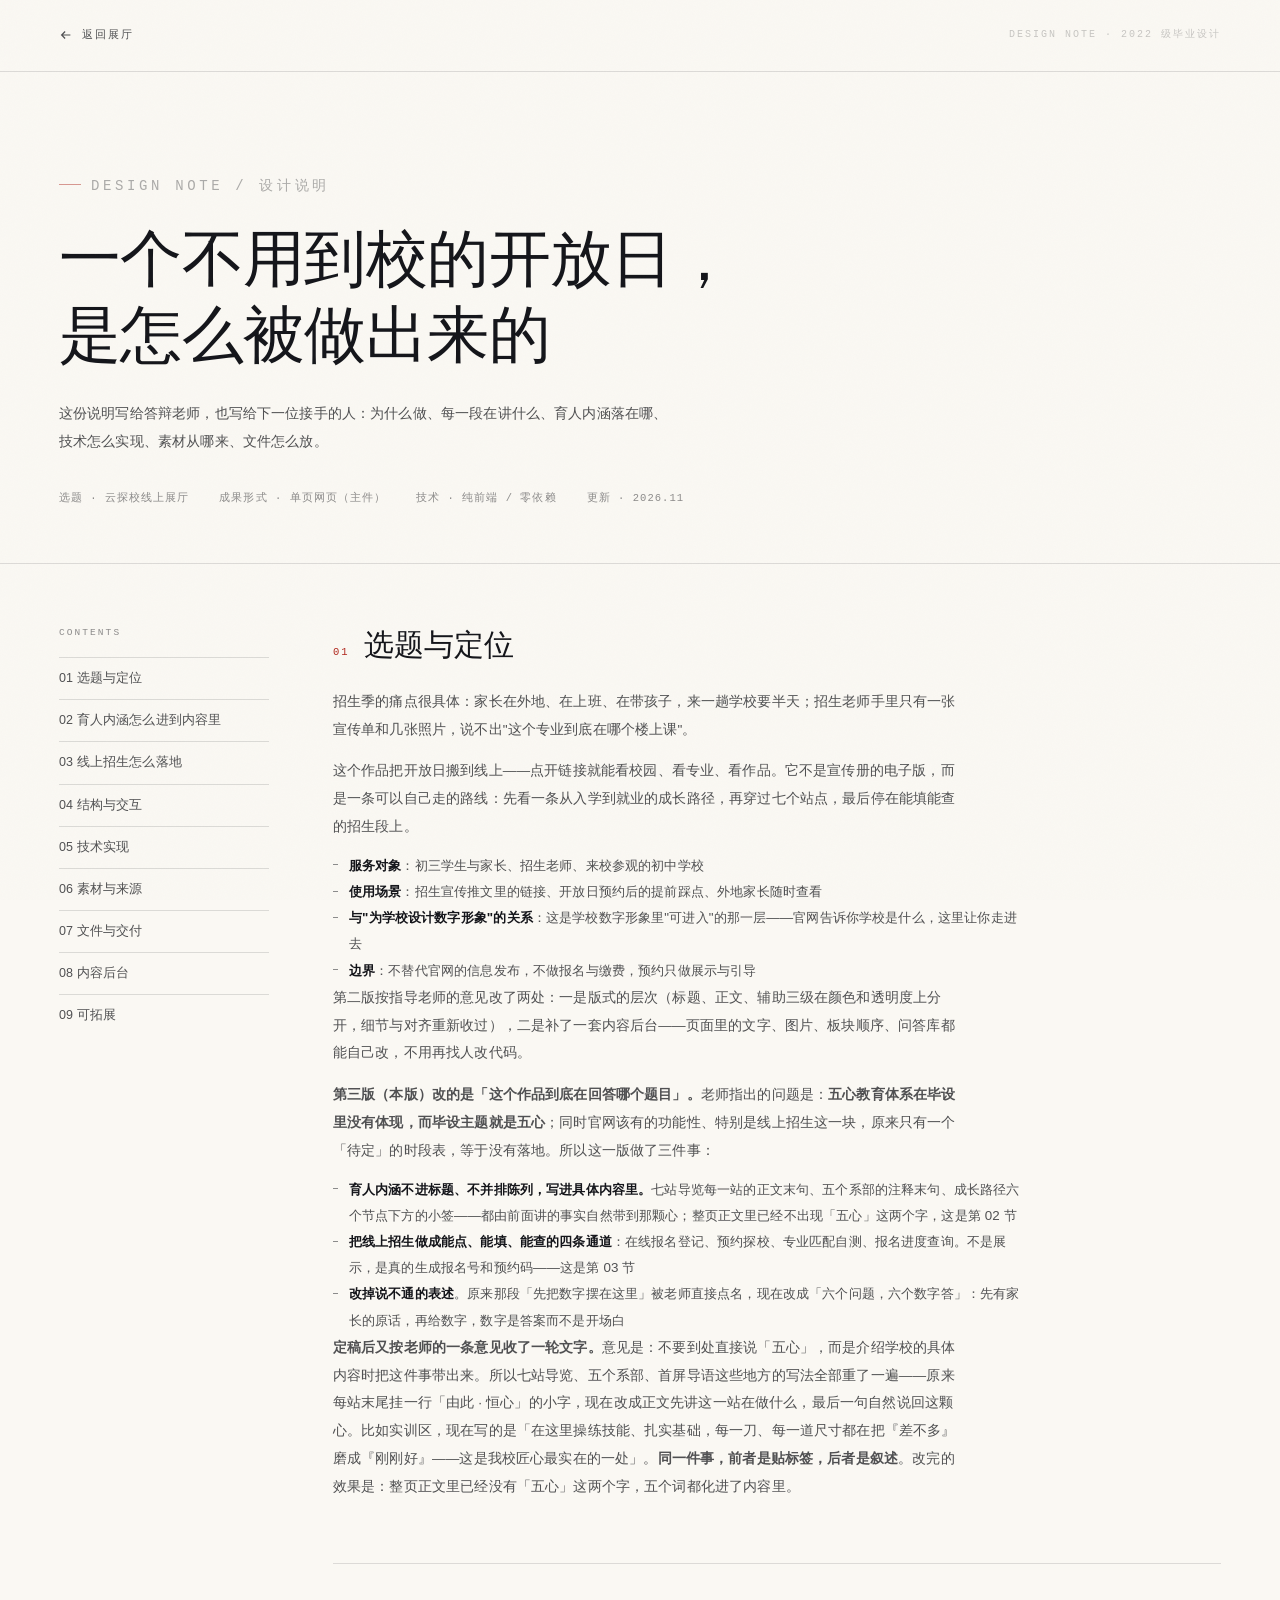
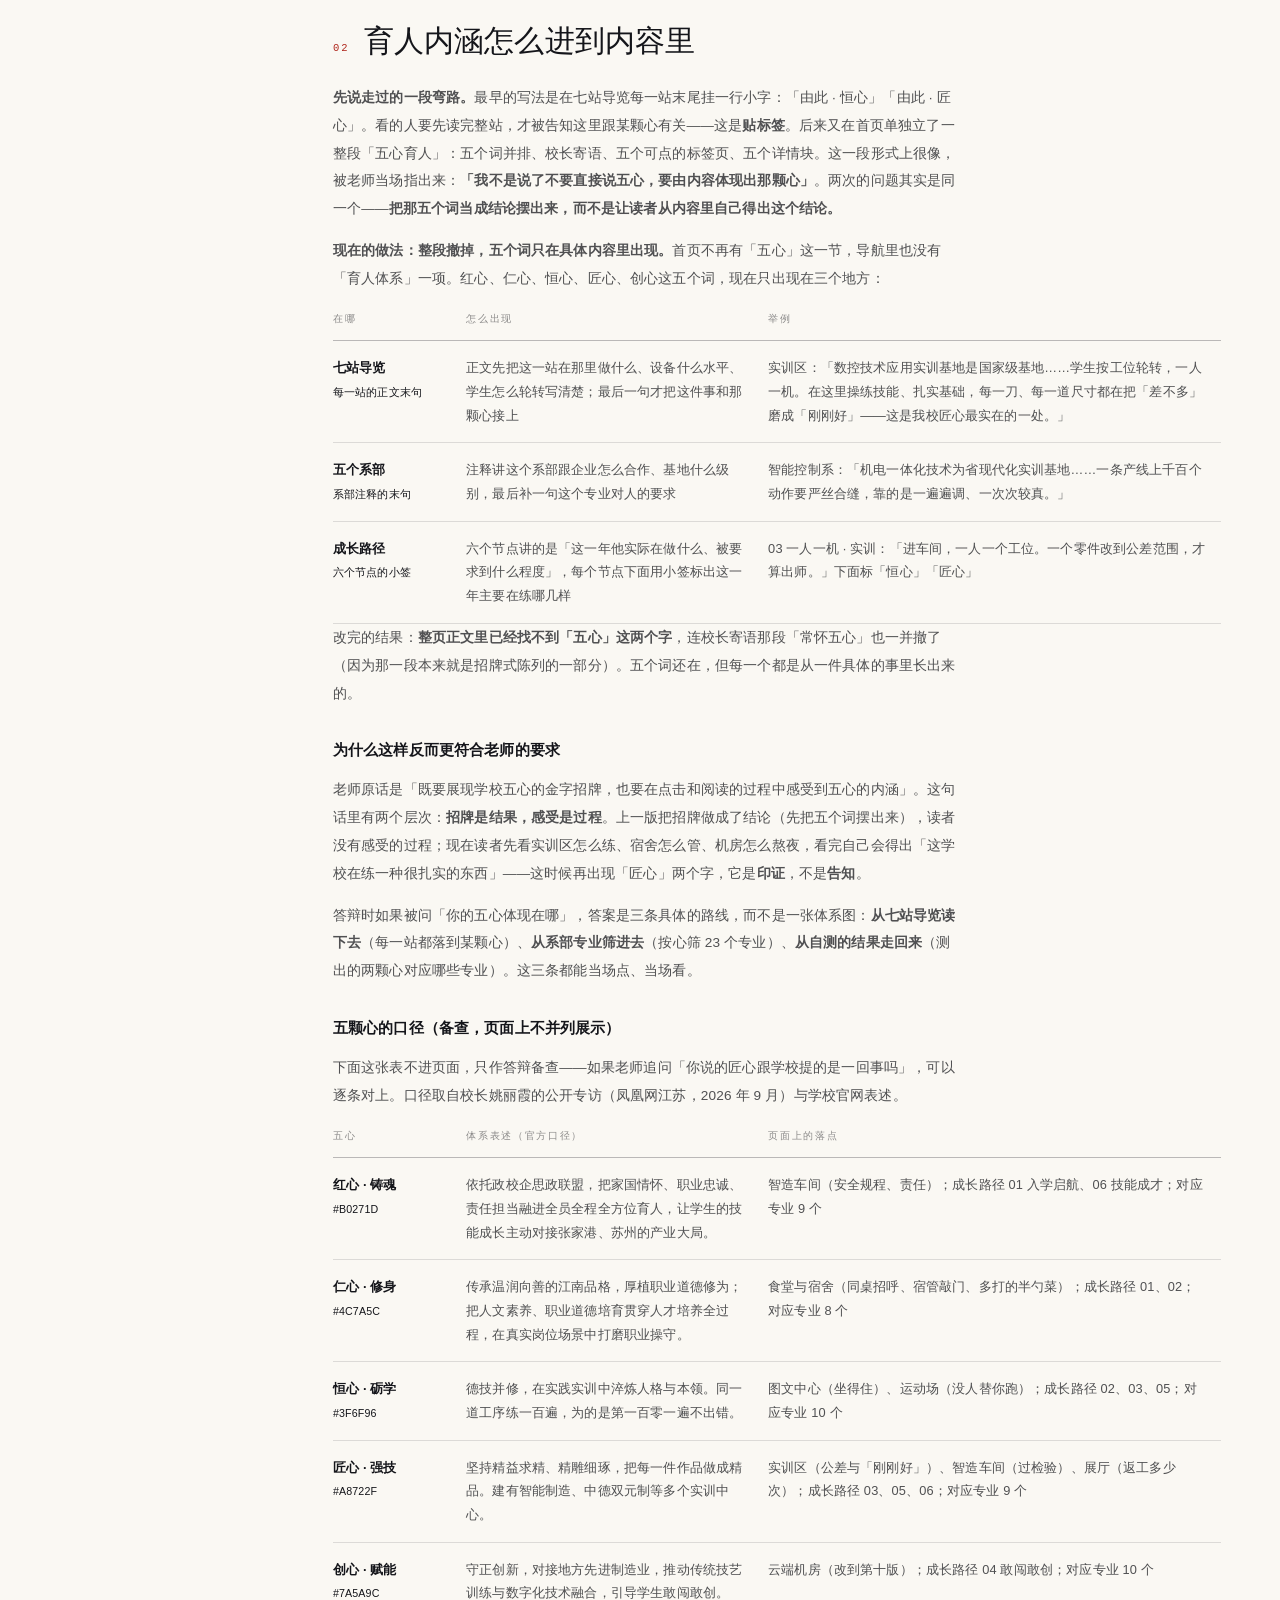
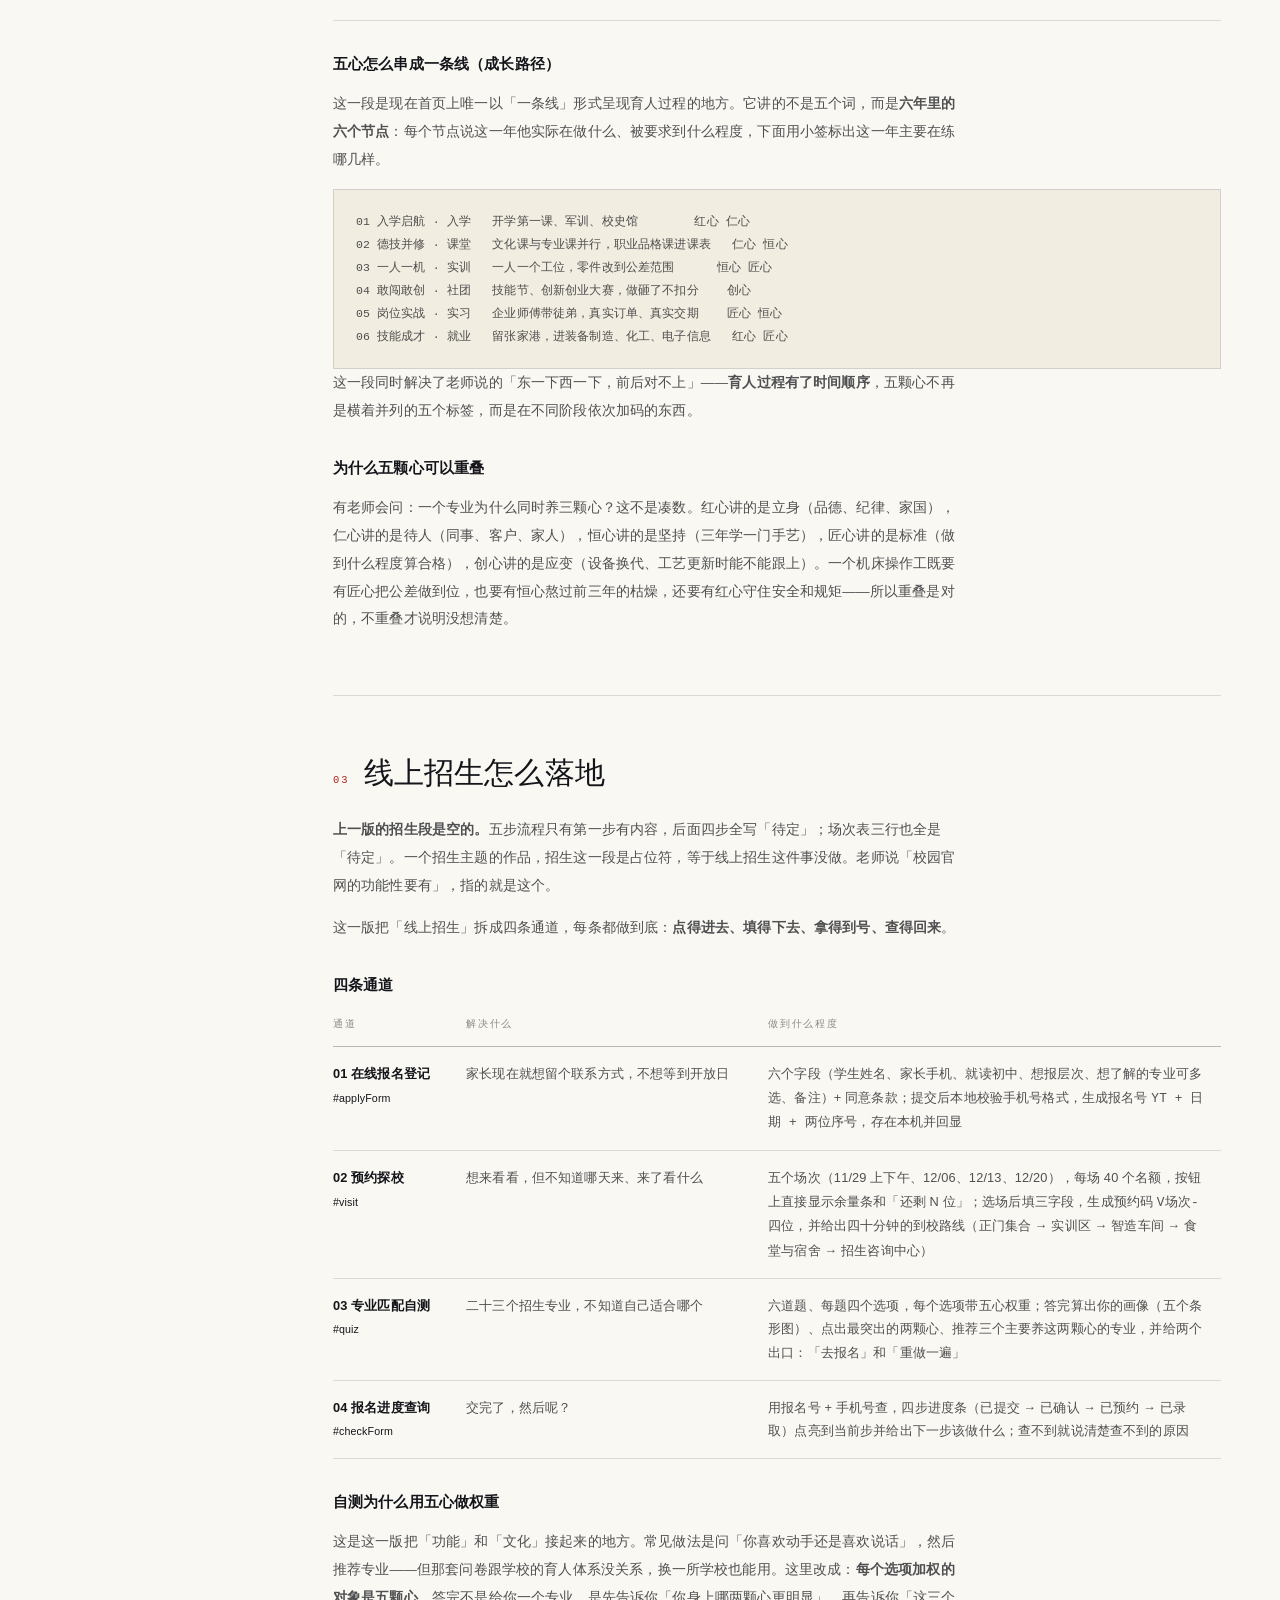
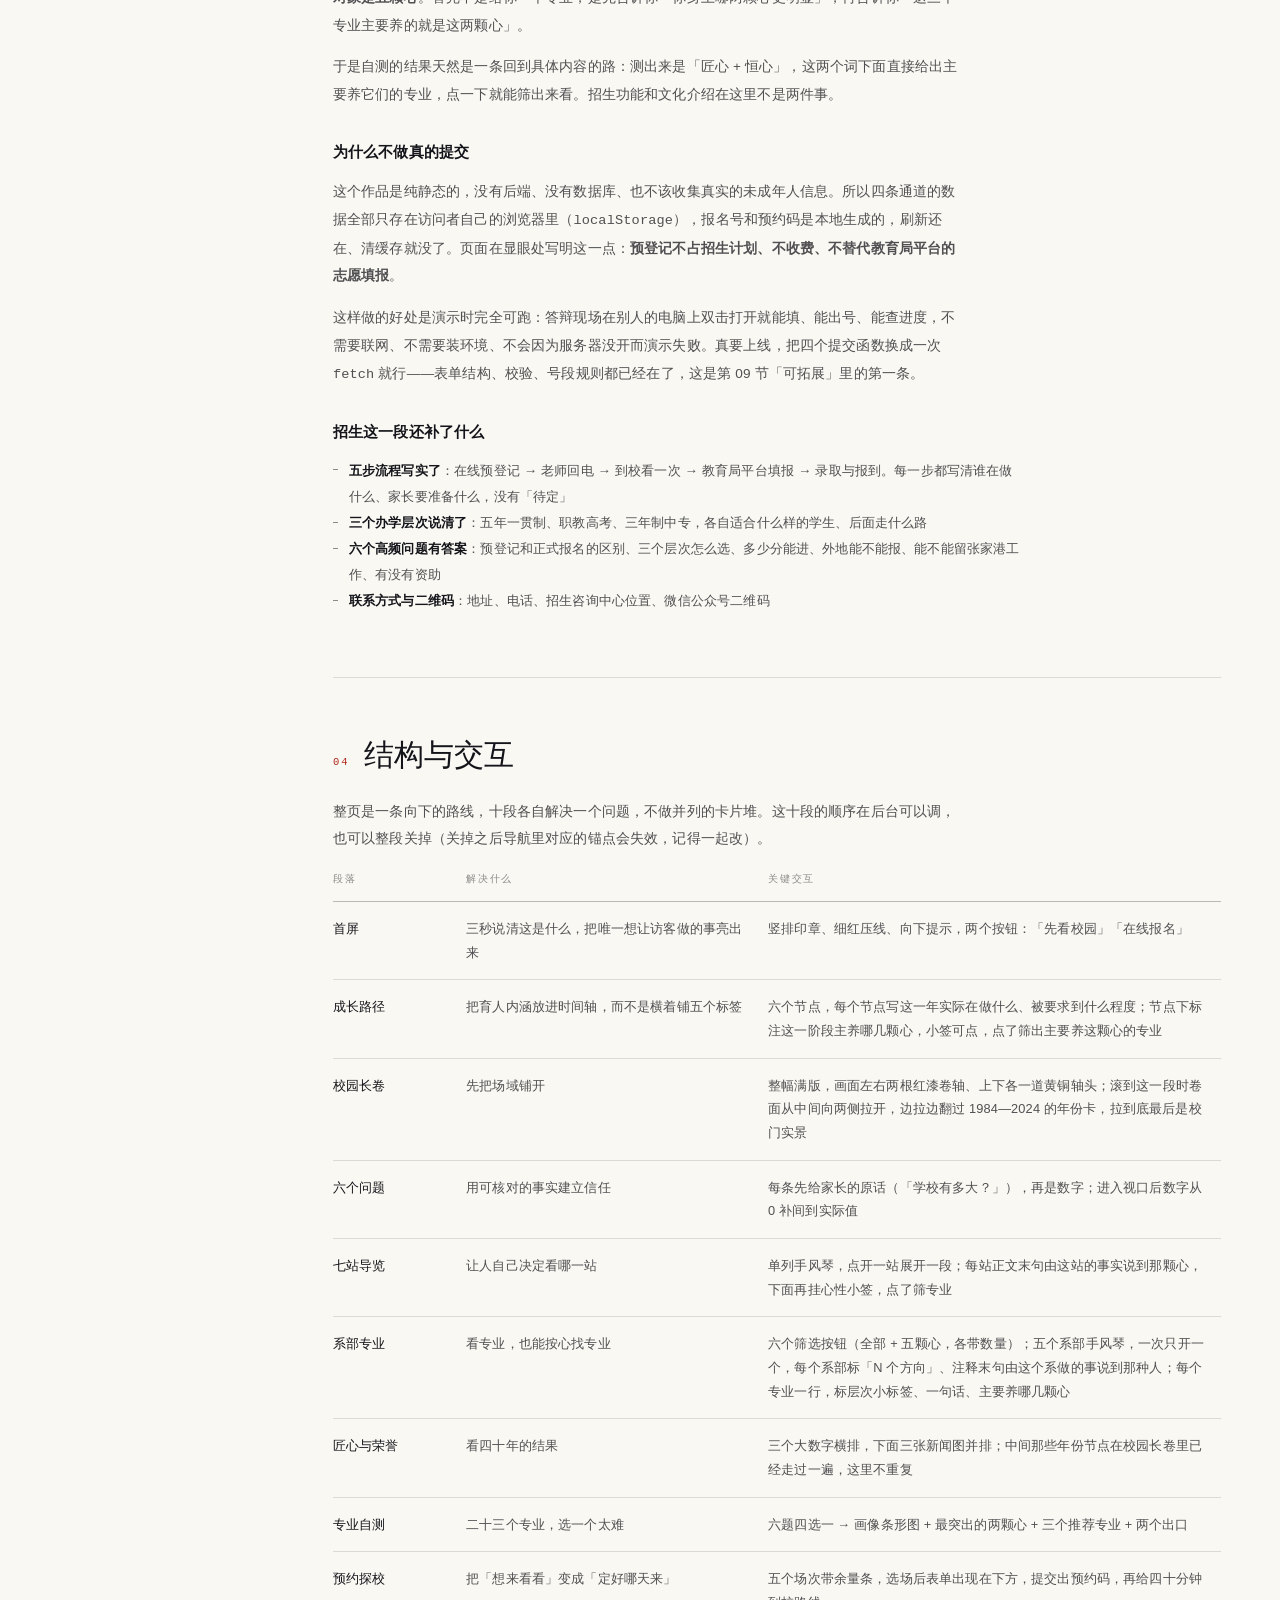
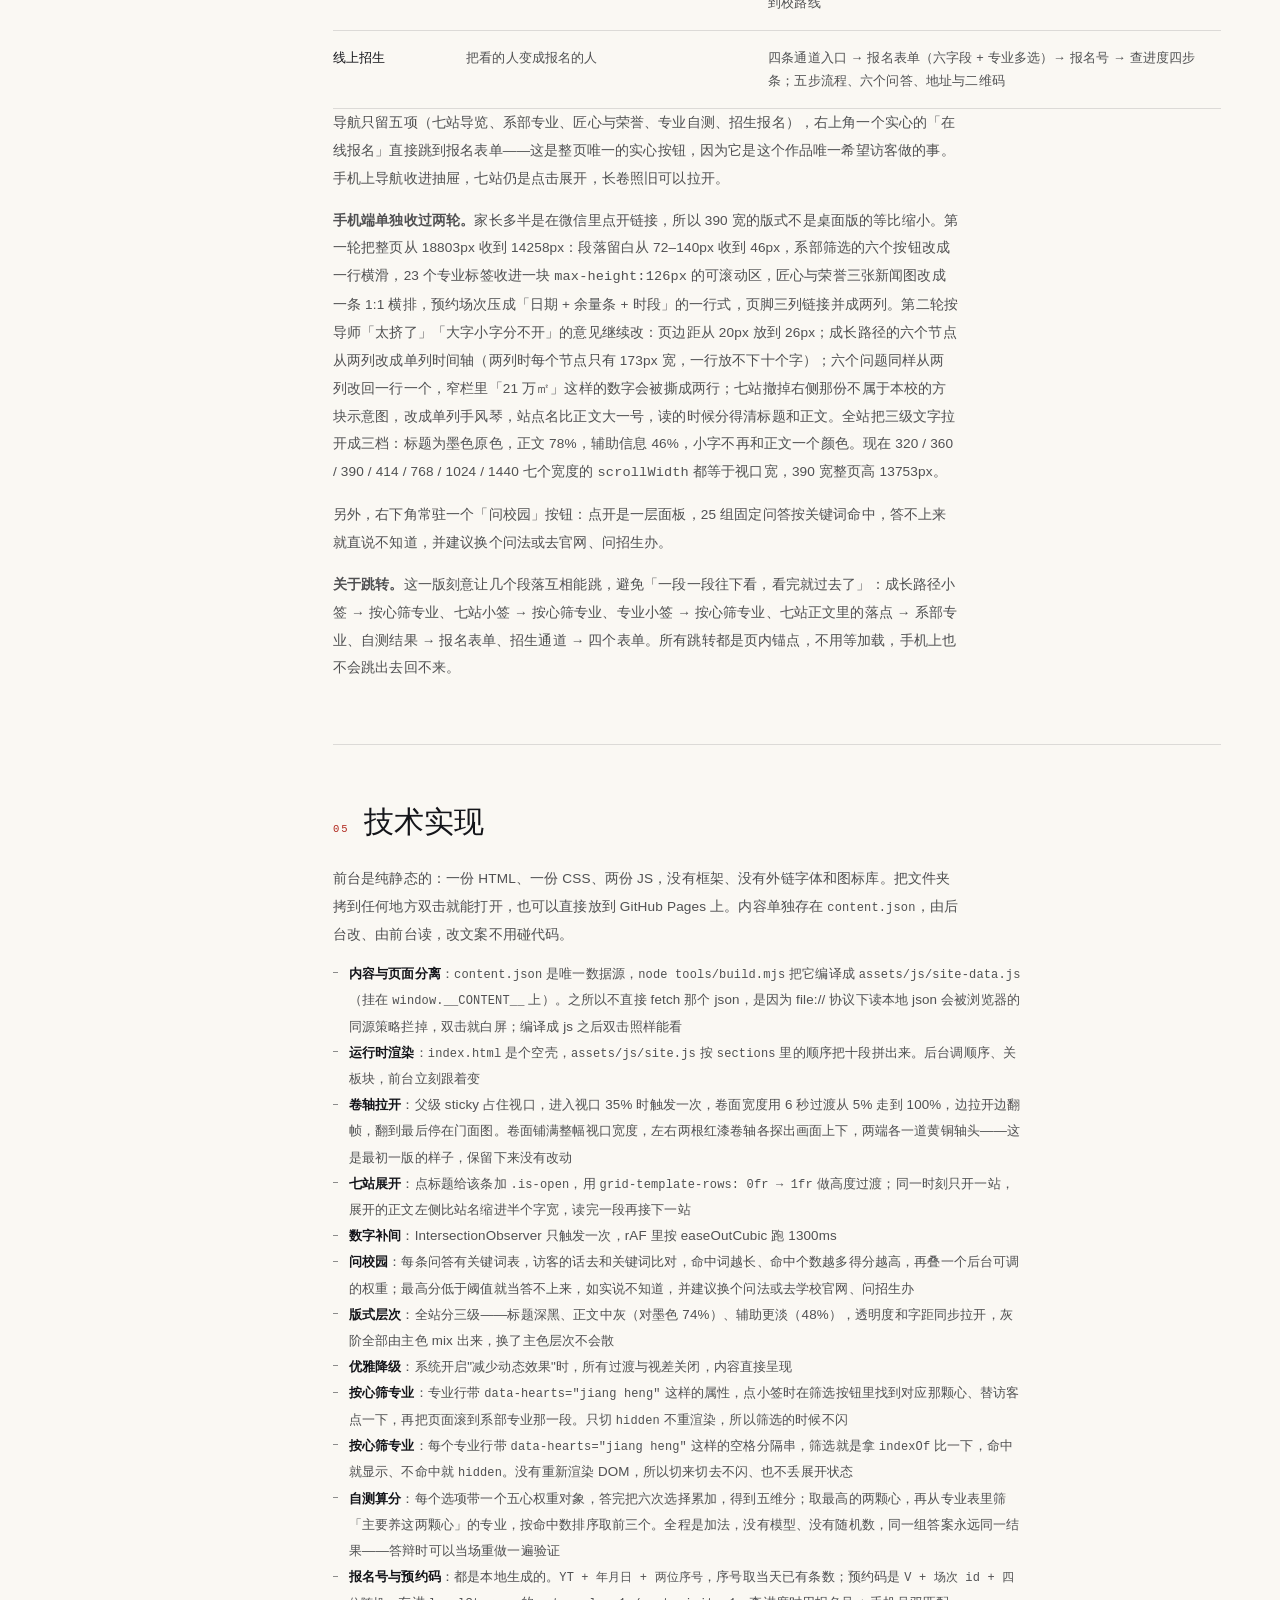
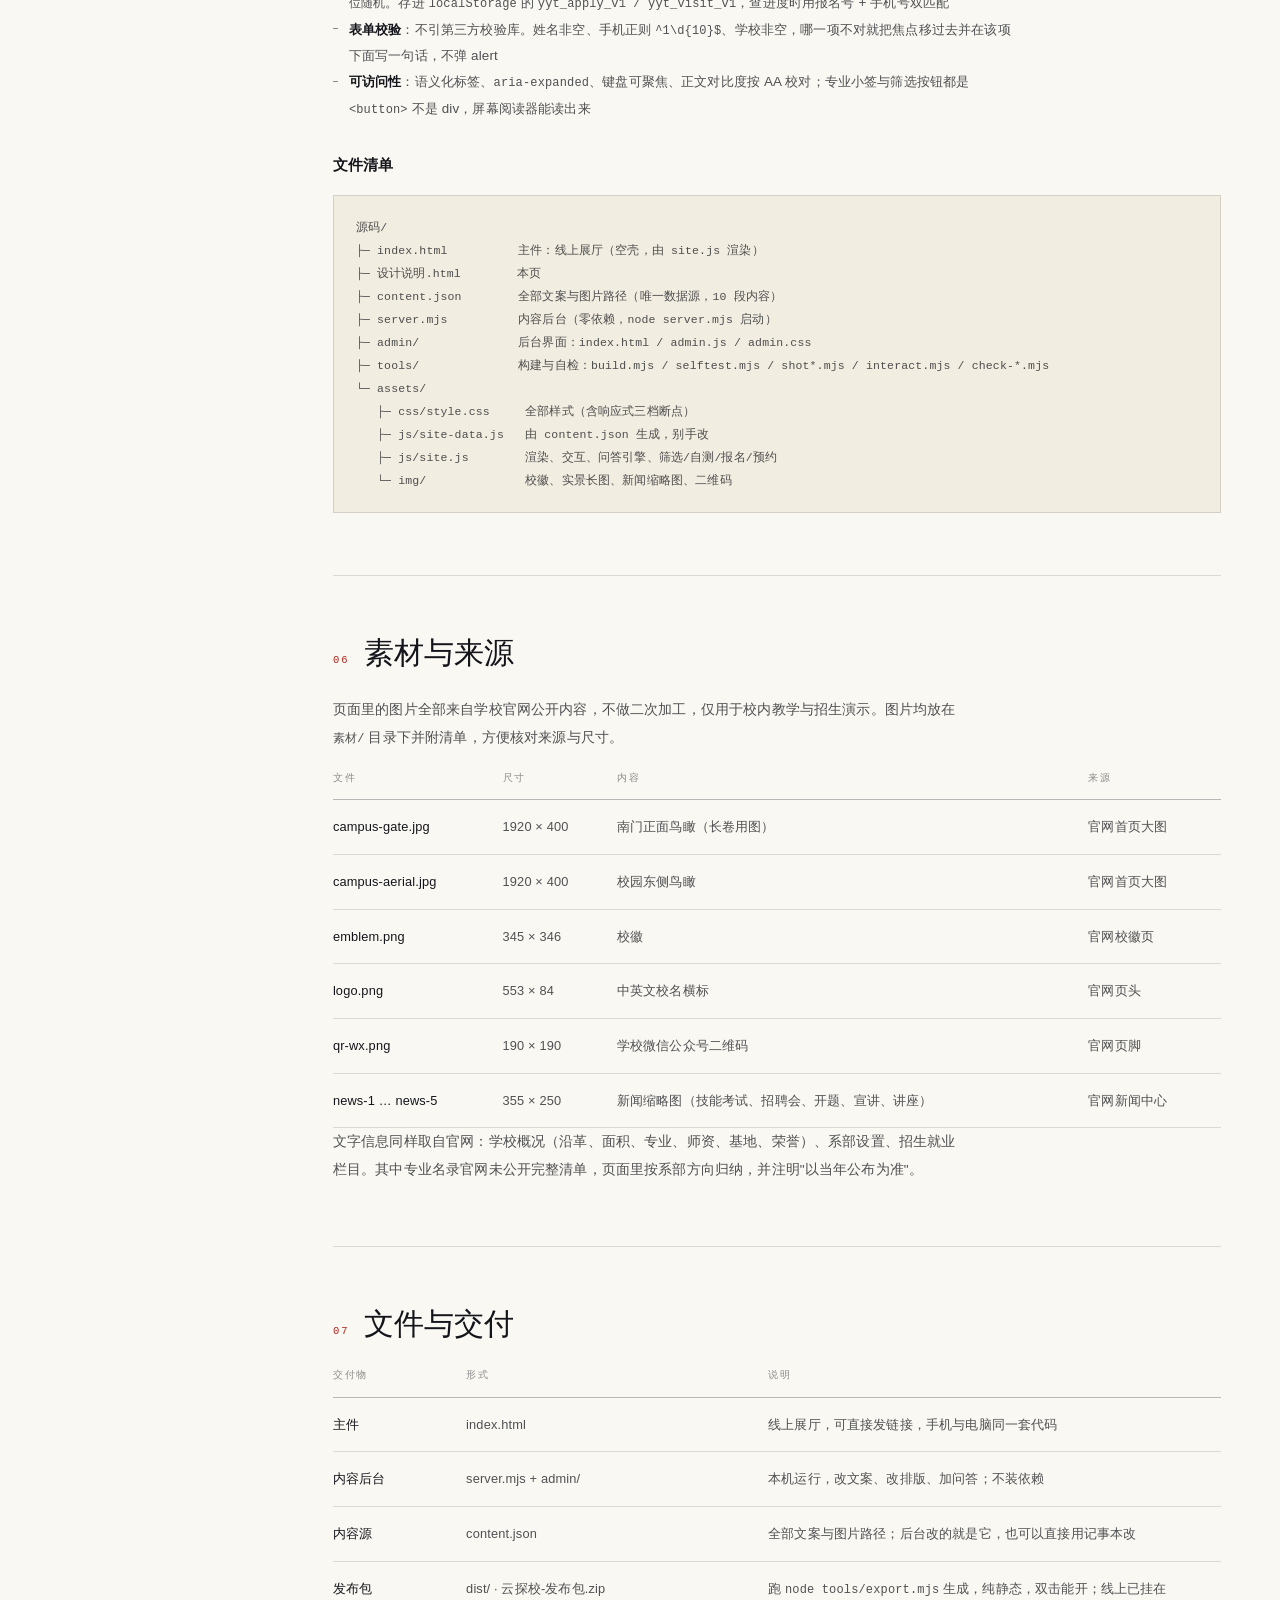
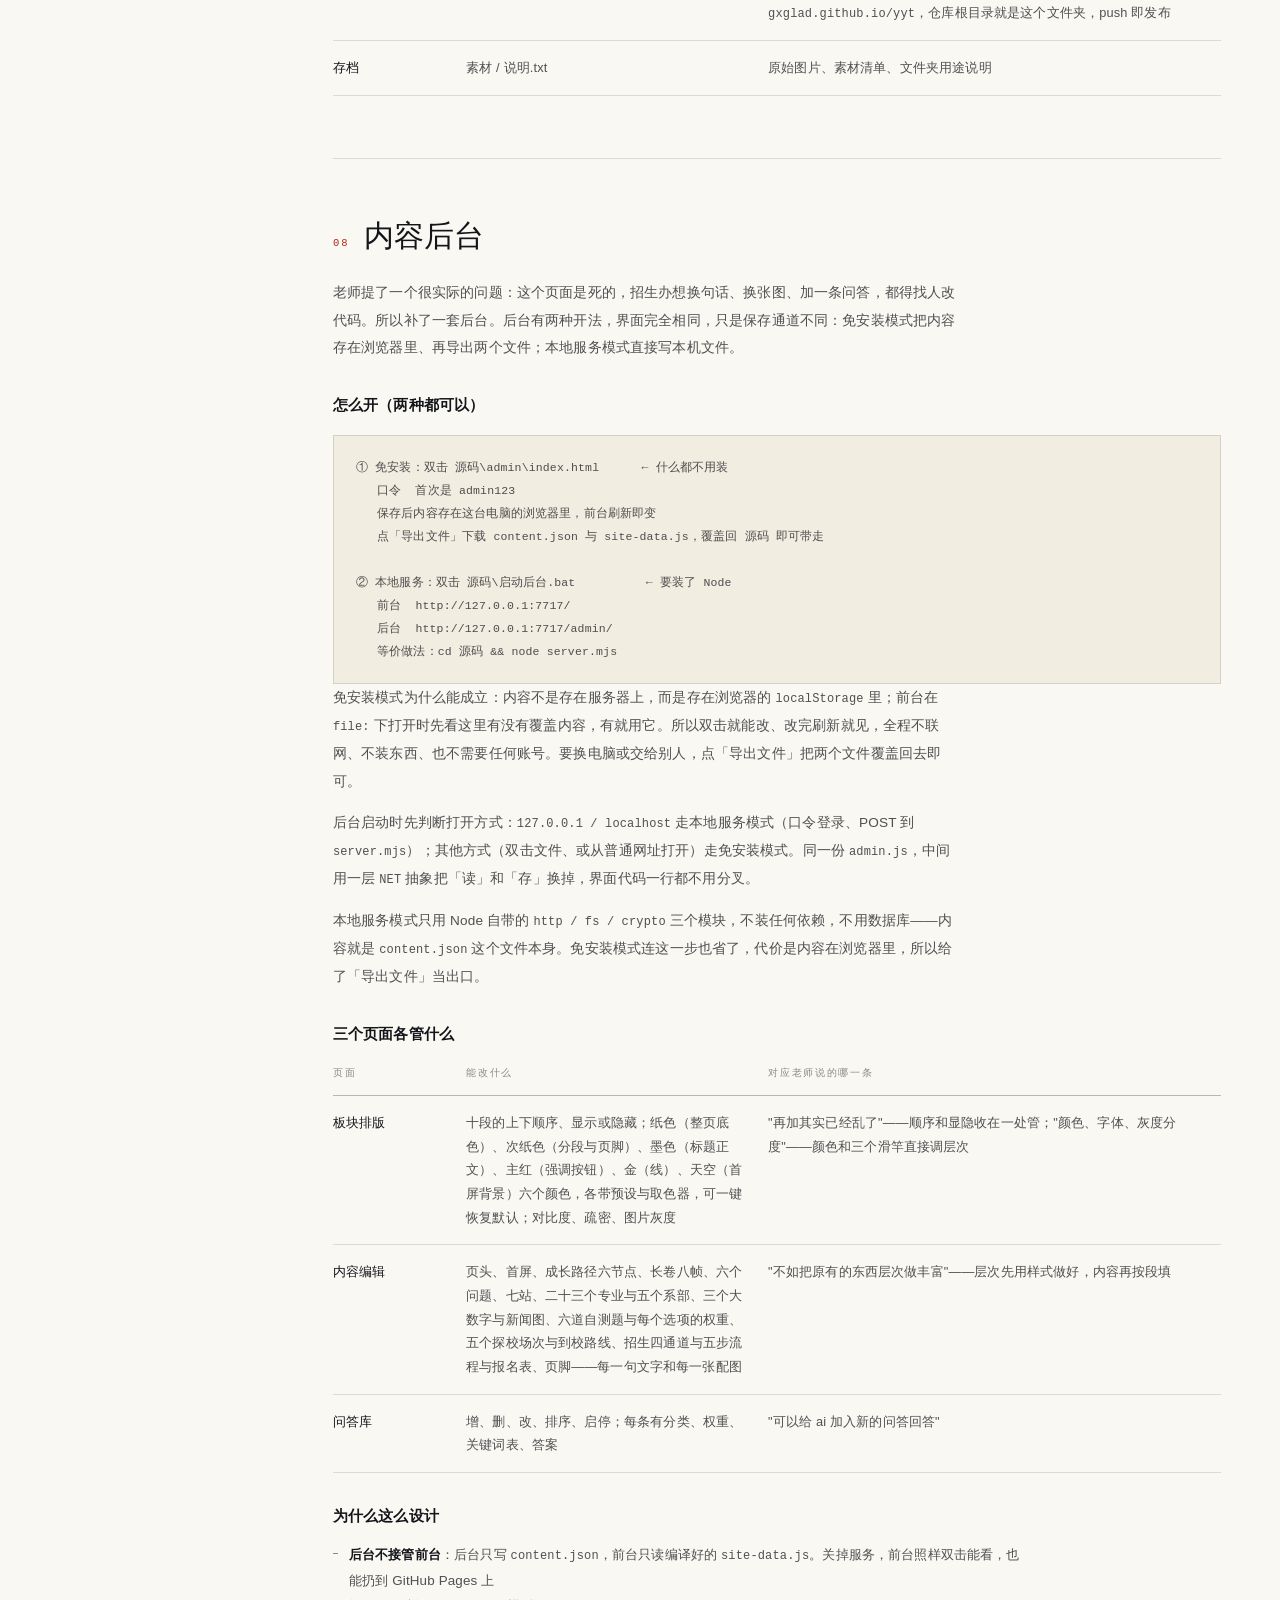
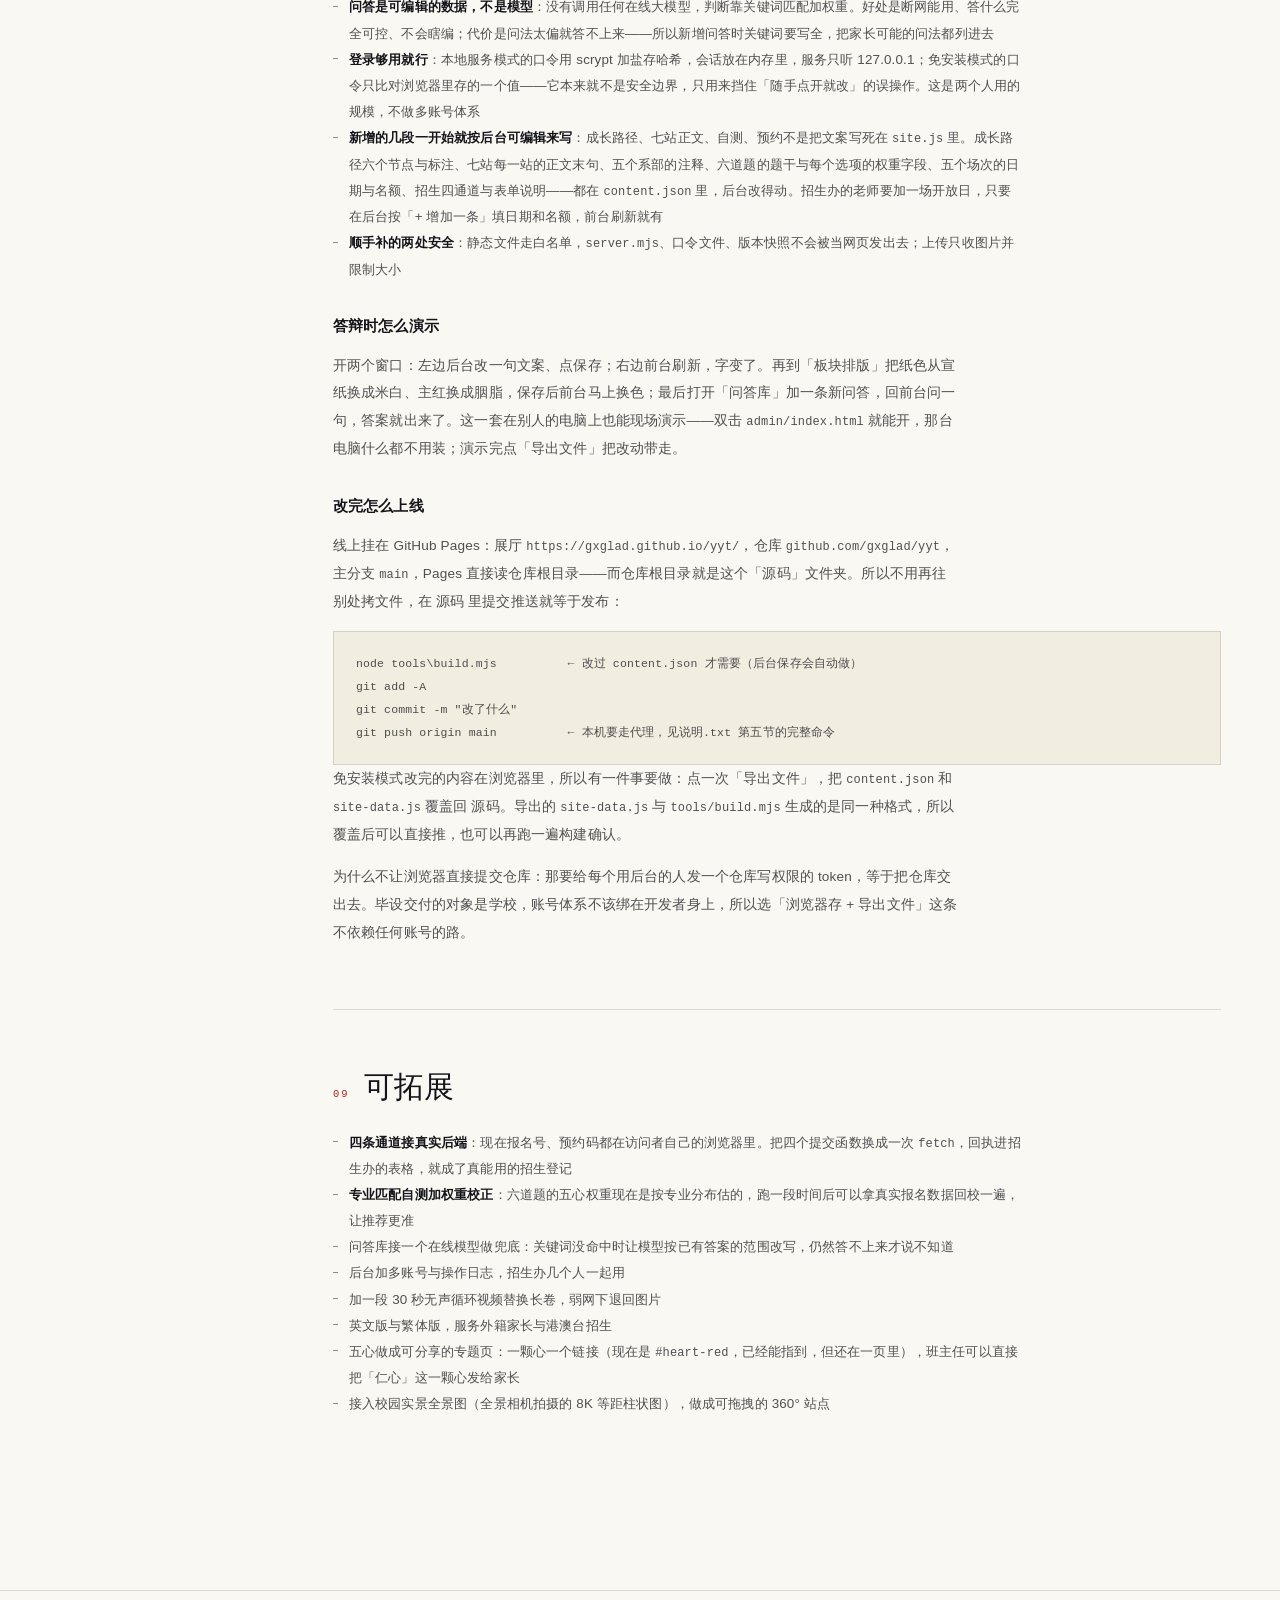
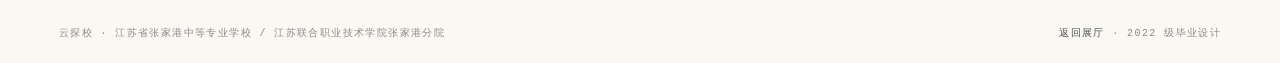
<file: 设计说明.html>
<!DOCTYPE html>
<html lang="zh-CN">
<head>
<meta charset="UTF-8">
<meta name="viewport" content="width=device-width, initial-scale=1, viewport-fit=cover">
<title>设计说明 · 云探校</title>
<meta name="description" content="云探校线上展厅的设计说明：选题定位、育人内涵怎么落进内容、交互与技术实现、素材来源与文件结构。">
<meta name="theme-color" content="#FAF8F3">
<link rel="icon" href="assets/img/emblem.png">
<link rel="stylesheet" href="assets/css/style.css">
</head>
<body class="doc">

<div class="doc__bar">
  <a class="doc__back" href="index.html">
    <svg viewBox="0 0 16 16" fill="none" stroke="currentColor" stroke-width="1.4"><path d="M13 8H3M7 4L3 8l4 4"/></svg>
    返回展厅
  </a>
  <span class="doc__tag">DESIGN NOTE · 2022 级毕业设计</span>
</div>

<header class="doc__hd">
  <p class="kicker">Design Note / 设计说明</p>
  <h1>一个不用到校的开放日，<br>是怎么被做出来的</h1>
  <p>这份说明写给答辩老师，也写给下一位接手的人：为什么做、每一段在讲什么、育人内涵落在哪、技术怎么实现、素材从哪来、文件怎么放。</p>
  <div class="doc__meta">
    <span>选题 · 云探校线上展厅</span>
    <span>成果形式 · 单页网页（主件）</span>
    <span>技术 · 纯前端 / 零依赖</span>
    <span>更新 · 2026.11</span>
  </div>
</header>

<div class="doc__wrap">
  <aside class="doc__toc">
    <p>CONTENTS</p>
    <a href="#s1">01 选题与定位</a>
    <a href="#s2">02 育人内涵怎么进到内容里</a>
    <a href="#s3">03 线上招生怎么落地</a>
    <a href="#s4">04 结构与交互</a>
    <a href="#s5">05 技术实现</a>
    <a href="#s6">06 素材与来源</a>
    <a href="#s7">07 文件与交付</a>
    <a href="#s8">08 内容后台</a>
    <a href="#s9">09 可拓展</a>
  </aside>

  <div class="doc__body">

    <section class="doc__sec" id="s1">
      <h2><i>01</i>选题与定位</h2>
      <p>招生季的痛点很具体：家长在外地、在上班、在带孩子，来一趟学校要半天；招生老师手里只有一张宣传单和几张照片，说不出"这个专业到底在哪个楼上课"。</p>
      <p>这个作品把开放日搬到线上——点开链接就能看校园、看专业、看作品。它不是宣传册的电子版，而是一条可以自己走的路线：先看一条从入学到就业的成长路径，再穿过七个站点，最后停在能填能查的招生段上。</p>
      <ul>
        <li><b>服务对象</b>：初三学生与家长、招生老师、来校参观的初中学校</li>
        <li><b>使用场景</b>：招生宣传推文里的链接、开放日预约后的提前踩点、外地家长随时查看</li>
        <li><b>与"为学校设计数字形象"的关系</b>：这是学校数字形象里"可进入"的那一层——官网告诉你学校是什么，这里让你走进去</li>
        <li><b>边界</b>：不替代官网的信息发布，不做报名与缴费，预约只做展示与引导</li>
      </ul>
      <p>第二版按指导老师的意见改了两处：一是版式的层次（标题、正文、辅助三级在颜色和透明度上分开，细节与对齐重新收过），二是补了一套内容后台——页面里的文字、图片、板块顺序、问答库都能自己改，不用再找人改代码。</p>
      <p><b>第三版（本版）改的是「这个作品到底在回答哪个题目」。</b>老师指出的问题是：<b>五心教育体系在毕设里没有体现，而毕设主题就是五心</b>；同时官网该有的功能性、特别是线上招生这一块，原来只有一个「待定」的时段表，等于没有落地。所以这一版做了三件事：</p>
      <ul>
        <li><b>育人内涵不进标题、不并排陈列，写进具体内容里。</b>七站导览每一站的正文末句、五个系部的注释末句、成长路径六个节点下方的小签——都由前面讲的事实自然带到那颗心；整页正文里已经不出现「五心」这两个字，这是第 02 节</li>
        <li><b>把线上招生做成能点、能填、能查的四条通道</b>：在线报名登记、预约探校、专业匹配自测、报名进度查询。不是展示，是真的生成报名号和预约码——这是第 03 节</li>
        <li><b>改掉说不通的表述</b>。原来那段「先把数字摆在这里」被老师直接点名，现在改成「六个问题，六个数字答」：先有家长的原话，再给数字，数字是答案而不是开场白</li>
      </ul>
      <p><b>定稿后又按老师的一条意见收了一轮文字。</b>意见是：不要到处直接说「五心」，而是介绍学校的具体内容时把这件事带出来。所以七站导览、五个系部、首屏导语这些地方的写法全部重了一遍——原来每站末尾挂一行「由此 · 恒心」的小字，现在改成正文先讲这一站在做什么，最后一句自然说回这颗心。比如实训区，现在写的是「在这里操练技能、扎实基础，每一刀、每一道尺寸都在把『差不多』磨成『刚刚好』——这是我校匠心最实在的一处」。<b>同一件事，前者是贴标签，后者是叙述</b>。改完的效果是：整页正文里已经没有「五心」这两个字，五个词都化进了内容里。</p>
    </section>

    <section class="doc__sec" id="s2">
      <h2><i>02</i>育人内涵怎么进到内容里</h2>
      <p><b>先说走过的一段弯路。</b>最早的写法是在七站导览每一站末尾挂一行小字：「由此 · 恒心」「由此 · 匠心」。看的人要先读完整站，才被告知这里跟某颗心有关——这是<b>贴标签</b>。后来又在首页单独立了一整段「五心育人」：五个词并排、校长寄语、五个可点的标签页、五个详情块。这一段形式上很像，被老师当场指出来：<b>「我不是说了不要直接说五心，要由内容体现出那颗心」</b>。两次的问题其实是同一个——<b>把那五个词当成结论摆出来，而不是让读者从内容里自己得出这个结论。</b></p>
      <p><b>现在的做法：整段撤掉，五个词只在具体内容里出现。</b>首页不再有「五心」这一节，导航里也没有「育人体系」一项。红心、仁心、恒心、匠心、创心这五个词，现在只出现在三个地方：</p>
      <table class="doc__tb doc__tb--3">
        <thead><tr><th>在哪</th><th>怎么出现</th><th>举例</th></tr></thead>
        <tbody>
          <tr>
            <td><b>七站导览</b><br><small>每一站的正文末句</small></td>
            <td>正文先把这一站在那里做什么、设备什么水平、学生怎么轮转写清楚；最后一句才把这件事和那颗心接上</td>
            <td>实训区：「数控技术应用实训基地是国家级基地……学生按工位轮转，一人一机。在这里操练技能、扎实基础，每一刀、每一道尺寸都在把「差不多」磨成「刚刚好」——这是我校匠心最实在的一处。」</td>
          </tr>
          <tr>
            <td><b>五个系部</b><br><small>系部注释的末句</small></td>
            <td>注释讲这个系部跟企业怎么合作、基地什么级别，最后补一句这个专业对人的要求</td>
            <td>智能控制系：「机电一体化技术为省现代化实训基地……一条产线上千百个动作要严丝合缝，靠的是一遍遍调、一次次较真。」</td>
          </tr>
          <tr>
            <td><b>成长路径</b><br><small>六个节点的小签</small></td>
            <td>六个节点讲的是「这一年他实际在做什么、被要求到什么程度」，每个节点下面用小签标出这一年主要在练哪几样</td>
            <td>03 一人一机 · 实训：「进车间，一人一个工位。一个零件改到公差范围，才算出师。」下面标「恒心」「匠心」</td>
          </tr>
        </tbody>
      </table>
      <p>改完的结果：<b>整页正文里已经找不到「五心」这两个字</b>，连校长寄语那段「常怀五心」也一并撤了（因为那一段本来就是招牌式陈列的一部分）。五个词还在，但每一个都是从一件具体的事里长出来的。</p>

      <h3>为什么这样反而更符合老师的要求</h3>
      <p>老师原话是「既要展现学校五心的金字招牌，也要在点击和阅读的过程中感受到五心的内涵」。这句话里有两个层次：<b>招牌是结果，感受是过程</b>。上一版把招牌做成了结论（先把五个词摆出来），读者没有感受的过程；现在读者先看实训区怎么练、宿舍怎么管、机房怎么熬夜，看完自己会得出「这学校在练一种很扎实的东西」——这时候再出现「匠心」两个字，它是<b>印证</b>，不是<b>告知</b>。</p>
      <p>答辩时如果被问「你的五心体现在哪」，答案是三条具体的路线，而不是一张体系图：<b>从七站导览读下去</b>（每一站都落到某颗心）、<b>从系部专业筛进去</b>（按心筛 23 个专业）、<b>从自测的结果走回来</b>（测出的两颗心对应哪些专业）。这三条都能当场点、当场看。</p>

      <h3>五颗心的口径（备查，页面上不并列展示）</h3>
      <p>下面这张表不进页面，只作答辩备查——如果老师追问「你说的匠心跟学校提的是一回事吗」，可以逐条对上。口径取自校长姚丽霞的公开专访（凤凰网江苏，2026 年 9 月）与学校官网表述。</p>
      <table class="doc__tb doc__tb--3">
        <thead><tr><th>五心</th><th>体系表述（官方口径）</th><th>页面上的落点</th></tr></thead>
        <tbody>
          <tr>
            <td><b>红心 · 铸魂</b><br><small>#B0271D</small></td>
            <td>依托政校企思政联盟，把家国情怀、职业忠诚、责任担当融进全员全程全方位育人，让学生的技能成长主动对接张家港、苏州的产业大局。</td>
            <td>智造车间（安全规程、责任）；成长路径 01 入学启航、06 技能成才；对应专业 9 个</td>
          </tr>
          <tr>
            <td><b>仁心 · 修身</b><br><small>#4C7A5C</small></td>
            <td>传承温润向善的江南品格，厚植职业道德修为；把人文素养、职业道德培育贯穿人才培养全过程，在真实岗位场景中打磨职业操守。</td>
            <td>食堂与宿舍（同桌招呼、宿管敲门、多打的半勺菜）；成长路径 01、02；对应专业 8 个</td>
          </tr>
          <tr>
            <td><b>恒心 · 砺学</b><br><small>#3F6F96</small></td>
            <td>德技并修，在实践实训中淬炼人格与本领。同一道工序练一百遍，为的是第一百零一遍不出错。</td>
            <td>图文中心（坐得住）、运动场（没人替你跑）；成长路径 02、03、05；对应专业 10 个</td>
          </tr>
          <tr>
            <td><b>匠心 · 强技</b><br><small>#A8722F</small></td>
            <td>坚持精益求精、精雕细琢，把每一件作品做成精品。建有智能制造、中德双元制等多个实训中心。</td>
            <td>实训区（公差与「刚刚好」）、智造车间（过检验）、展厅（返工多少次）；成长路径 03、05、06；对应专业 9 个</td>
          </tr>
          <tr>
            <td><b>创心 · 赋能</b><br><small>#7A5A9C</small></td>
            <td>守正创新，对接地方先进制造业，推动传统技艺训练与数字化技术融合，引导学生敢闯敢创。</td>
            <td>云端机房（改到第十版）；成长路径 04 敢闯敢创；对应专业 10 个</td>
          </tr>
        </tbody>
      </table>

      <h3>五心怎么串成一条线（成长路径）</h3>
      <p>这一段是现在首页上唯一以「一条线」形式呈现育人过程的地方。它讲的不是五个词，而是<b>六年里的六个节点</b>：每个节点说这一年他实际在做什么、被要求到什么程度，下面用小签标出这一年主要在练哪几样。</p>
      <div class="doc__code">01 入学启航 · 入学   开学第一课、军训、校史馆        红心 仁心
02 德技并修 · 课堂   文化课与专业课并行，职业品格课进课表   仁心 恒心
03 一人一机 · 实训   一人一个工位，零件改到公差范围      恒心 匠心
04 敢闯敢创 · 社团   技能节、创新创业大赛，做砸了不扣分    创心
05 岗位实战 · 实习   企业师傅带徒弟，真实订单、真实交期    匠心 恒心
06 技能成才 · 就业   留张家港，进装备制造、化工、电子信息   红心 匠心</div>
      <p>这一段同时解决了老师说的「东一下西一下，前后对不上」——<b>育人过程有了时间顺序</b>，五颗心不再是横着并列的五个标签，而是在不同阶段依次加码的东西。</p>

      <h3>为什么五颗心可以重叠</h3>
      <p>有老师会问：一个专业为什么同时养三颗心？这不是凑数。红心讲的是立身（品德、纪律、家国），仁心讲的是待人（同事、客户、家人），恒心讲的是坚持（三年学一门手艺），匠心讲的是标准（做到什么程度算合格），创心讲的是应变（设备换代、工艺更新时能不能跟上）。一个机床操作工既要有匠心把公差做到位，也要有恒心熬过前三年的枯燥，还要有红心守住安全和规矩——所以重叠是对的，不重叠才说明没想清楚。</p>
    </section>

    <section class="doc__sec" id="s3">
      <h2><i>03</i>线上招生怎么落地</h2>
      <p><b>上一版的招生段是空的。</b>五步流程只有第一步有内容，后面四步全写「待定」；场次表三行也全是「待定」。一个招生主题的作品，招生这一段是占位符，等于线上招生这件事没做。老师说「校园官网的功能性要有」，指的就是这个。</p>
      <p>这一版把「线上招生」拆成四条通道，每条都做到底：<b>点得进去、填得下去、拿得到号、查得回来</b>。</p>

      <h3>四条通道</h3>
      <table class="doc__tb doc__tb--3">
        <thead><tr><th>通道</th><th>解决什么</th><th>做到什么程度</th></tr></thead>
        <tbody>
          <tr>
            <td><b>01 在线报名登记</b><br><small>#applyForm</small></td>
            <td>家长现在就想留个联系方式，不想等到开放日</td>
            <td>六个字段（学生姓名、家长手机、就读初中、想报层次、想了解的专业可多选、备注）+ 同意条款；提交后本地校验手机号格式，生成报名号 <code>YT + 日期 + 两位序号</code>，存在本机并回显</td>
          </tr>
          <tr>
            <td><b>02 预约探校</b><br><small>#visit</small></td>
            <td>想来看看，但不知道哪天来、来了看什么</td>
            <td>五个场次（11/29 上下午、12/06、12/13、12/20），每场 40 个名额，按钮上直接显示余量条和「还剩 N 位」；选场后填三字段，生成预约码 <code>V场次-四位</code>，并给出四十分钟的到校路线（正门集合 → 实训区 → 智造车间 → 食堂与宿舍 → 招生咨询中心）</td>
          </tr>
          <tr>
            <td><b>03 专业匹配自测</b><br><small>#quiz</small></td>
            <td>二十三个招生专业，不知道自己适合哪个</td>
            <td>六道题、每题四个选项，每个选项带五心权重；答完算出你的画像（五个条形图）、点出最突出的两颗心、推荐三个主要养这两颗心的专业，并给两个出口：「去报名」和「重做一遍」</td>
          </tr>
          <tr>
            <td><b>04 报名进度查询</b><br><small>#checkForm</small></td>
            <td>交完了，然后呢？</td>
            <td>用报名号 + 手机号查，四步进度条（已提交 → 已确认 → 已预约 → 已录取）点亮到当前步并给出下一步该做什么；查不到就说清楚查不到的原因</td>
          </tr>
        </tbody>
      </table>

      <h3>自测为什么用五心做权重</h3>
      <p>这是这一版把「功能」和「文化」接起来的地方。常见做法是问「你喜欢动手还是喜欢说话」，然后推荐专业——但那套问卷跟学校的育人体系没关系，换一所学校也能用。这里改成：<b>每个选项加权的对象是五颗心</b>。答完不是给你一个专业，是先告诉你「你身上哪两颗心更明显」，再告诉你「这三个专业主要养的就是这两颗心」。</p>
      <p>于是自测的结果天然是一条回到具体内容的路：测出来是「匠心 + 恒心」，这两个词下面直接给出主要养它们的专业，点一下就能筛出来看。招生功能和文化介绍在这里不是两件事。</p>

      <h3>为什么不做真的提交</h3>
      <p>这个作品是纯静态的，没有后端、没有数据库、也不该收集真实的未成年人信息。所以四条通道的数据全部只存在访问者自己的浏览器里（<code>localStorage</code>），报名号和预约码是本地生成的，刷新还在、清缓存就没了。页面在显眼处写明这一点：<b>预登记不占招生计划、不收费、不替代教育局平台的志愿填报</b>。</p>
      <p>这样做的好处是演示时完全可跑：答辩现场在别人的电脑上双击打开就能填、能出号、能查进度，不需要联网、不需要装环境、不会因为服务器没开而演示失败。真要上线，把四个提交函数换成一次 <code>fetch</code> 就行——表单结构、校验、号段规则都已经在了，这是第 09 节「可拓展」里的第一条。</p>

      <h3>招生这一段还补了什么</h3>
      <ul>
        <li><b>五步流程写实了</b>：在线预登记 → 老师回电 → 到校看一次 → 教育局平台填报 → 录取与报到。每一步都写清谁在做什么、家长要准备什么，没有「待定」</li>
        <li><b>三个办学层次说清了</b>：五年一贯制、职教高考、三年制中专，各自适合什么样的学生、后面走什么路</li>
        <li><b>六个高频问题有答案</b>：预登记和正式报名的区别、三个层次怎么选、多少分能进、外地能不能报、能不能留张家港工作、有没有资助</li>
        <li><b>联系方式与二维码</b>：地址、电话、招生咨询中心位置、微信公众号二维码</li>
      </ul>
    </section>

    <section class="doc__sec" id="s4">
      <h2><i>04</i>结构与交互</h2>
      <p>整页是一条向下的路线，十段各自解决一个问题，不做并列的卡片堆。这十段的顺序在后台可以调，也可以整段关掉（关掉之后导航里对应的锚点会失效，记得一起改）。</p>
      <table class="doc__tb doc__tb--3">
        <thead>
          <tr><th>段落</th><th>解决什么</th><th>关键交互</th></tr>
        </thead>
        <tbody>
          <tr><td>首屏</td><td>三秒说清这是什么，把唯一想让访客做的事亮出来</td><td>竖排印章、细红压线、向下提示，两个按钮：「先看校园」「在线报名」</td></tr>
          <tr><td>成长路径</td><td>把育人内涵放进时间轴，而不是横着铺五个标签</td><td>六个节点，每个节点写这一年实际在做什么、被要求到什么程度；节点下标注这一阶段主养哪几颗心，小签可点，点了筛出主要养这颗心的专业</td></tr>
          <tr><td>校园长卷</td><td>先把场域铺开</td><td>整幅满版，画面左右两根红漆卷轴、上下各一道黄铜轴头；滚到这一段时卷面从中间向两侧拉开，边拉边翻过 1984—2024 的年份卡，拉到底最后是校门实景</td></tr>
          <tr><td>六个问题</td><td>用可核对的事实建立信任</td><td>每条先给家长的原话（「学校有多大？」），再是数字；进入视口后数字从 0 补间到实际值</td></tr>
          <tr><td>七站导览</td><td>让人自己决定看哪一站</td><td>单列手风琴，点开一站展开一段；每站正文末句由这站的事实说到那颗心，下面再挂心性小签，点了筛专业</td></tr>
          <tr><td>系部专业</td><td>看专业，也能按心找专业</td><td>六个筛选按钮（全部 + 五颗心，各带数量）；五个系部手风琴，一次只开一个，每个系部标「N 个方向」、注释末句由这个系做的事说到那种人；每个专业一行，标层次小标签、一句话、主要养哪几颗心</td></tr>
          <tr><td>匠心与荣誉</td><td>看四十年的结果</td><td>三个大数字横排，下面三张新闻图并排；中间那些年份节点在校园长卷里已经走过一遍，这里不重复</td></tr>
          <tr><td>专业自测</td><td>二十三个专业，选一个太难</td><td>六题四选一 → 画像条形图 + 最突出的两颗心 + 三个推荐专业 + 两个出口</td></tr>
          <tr><td>预约探校</td><td>把「想来看看」变成「定好哪天来」</td><td>五个场次带余量条，选场后表单出现在下方，提交出预约码，再给四十分钟到校路线</td></tr>
          <tr><td>线上招生</td><td>把看的人变成报名的人</td><td>四条通道入口 → 报名表单（六字段 + 专业多选）→ 报名号 → 查进度四步条；五步流程、六个问答、地址与二维码</td></tr>
        </tbody>
      </table>
      <p>导航只留五项（七站导览、系部专业、匠心与荣誉、专业自测、招生报名），右上角一个实心的「在线报名」直接跳到报名表单——这是整页唯一的实心按钮，因为它是这个作品唯一希望访客做的事。手机上导航收进抽屉，七站仍是点击展开，长卷照旧可以拉开。</p>
      <p><b>手机端单独收过两轮。</b>家长多半是在微信里点开链接，所以 390 宽的版式不是桌面版的等比缩小。第一轮把整页从 18803px 收到 14258px：段落留白从 72–140px 收到 46px，系部筛选的六个按钮改成一行横滑，23 个专业标签收进一块 <code>max-height:126px</code> 的可滚动区，匠心与荣誉三张新闻图改成一条 1:1 横排，预约场次压成「日期 + 余量条 + 时段」的一行式，页脚三列链接并成两列。第二轮按导师「太挤了」「大字小字分不开」的意见继续改：页边距从 20px 放到 26px；成长路径的六个节点从两列改成单列时间轴（两列时每个节点只有 173px 宽，一行放不下十个字）；六个问题同样从两列改回一行一个，窄栏里「21 万㎡」这样的数字会被撕成两行；七站撤掉右侧那份不属于本校的方块示意图，改成单列手风琴，站点名比正文大一号，读的时候分得清标题和正文。全站把三级文字拉开成三档：标题为墨色原色，正文 78%，辅助信息 46%，小字不再和正文一个颜色。现在 320 / 360 / 390 / 414 / 768 / 1024 / 1440 七个宽度的 <code>scrollWidth</code> 都等于视口宽，390 宽整页高 13753px。</p>
      <p>另外，右下角常驻一个「问校园」按钮：点开是一层面板，25 组固定问答按关键词命中，答不上来就直说不知道，并建议换个问法或去官网、问招生办。</p>
      <p><b>关于跳转。</b>这一版刻意让几个段落互相能跳，避免「一段一段往下看，看完就过去了」：成长路径小签 → 按心筛专业、七站小签 → 按心筛专业、专业小签 → 按心筛专业、七站正文里的落点 → 系部专业、自测结果 → 报名表单、招生通道 → 四个表单。所有跳转都是页内锚点，不用等加载，手机上也不会跳出去回不来。</p>
    </section>

    <section class="doc__sec" id="s5">
      <h2><i>05</i>技术实现</h2>
      <p>前台是纯静态的：一份 HTML、一份 CSS、两份 JS，没有框架、没有外链字体和图标库。把文件夹拷到任何地方双击就能打开，也可以直接放到 GitHub Pages 上。内容单独存在 <span style="font-family:var(--mono);font-size:12px">content.json</span>，由后台改、由前台读，改文案不用碰代码。</p>
      <ul>
        <li><b>内容与页面分离</b>：<span style="font-family:var(--mono);font-size:12px">content.json</span> 是唯一数据源，<span style="font-family:var(--mono);font-size:12px">node tools/build.mjs</span> 把它编译成 <span style="font-family:var(--mono);font-size:12px">assets/js/site-data.js</span>（挂在 <span style="font-family:var(--mono);font-size:12px">window.__CONTENT__</span> 上）。之所以不直接 fetch 那个 json，是因为 file:// 协议下读本地 json 会被浏览器的同源策略拦掉，双击就白屏；编译成 js 之后双击照样能看</li>
        <li><b>运行时渲染</b>：<span style="font-family:var(--mono);font-size:12px">index.html</span> 是个空壳，<span style="font-family:var(--mono);font-size:12px">assets/js/site.js</span> 按 <span style="font-family:var(--mono);font-size:12px">sections</span> 里的顺序把十段拼出来。后台调顺序、关板块，前台立刻跟着变</li>
        <li><b>卷轴拉开</b>：父级 sticky 占住视口，进入视口 35% 时触发一次，卷面宽度用 6 秒过渡从 5% 走到 100%，边拉开边翻帧，翻到最后停在门面图。卷面铺满整幅视口宽度，左右两根红漆卷轴各探出画面上下，两端各一道黄铜轴头——这是最初一版的样子，保留下来没有改动</li>
        <li><b>七站展开</b>：点标题给该条加 <span style="font-family:var(--mono);font-size:12px">.is-open</span>，用 <span style="font-family:var(--mono);font-size:12px">grid-template-rows: 0fr → 1fr</span> 做高度过渡；同一时刻只开一站，展开的正文左侧比站名缩进半个字宽，读完一段再接下一站</li>
        <li><b>数字补间</b>：IntersectionObserver 只触发一次，rAF 里按 easeOutCubic 跑 1300ms</li>
        <li><b>问校园</b>：每条问答有关键词表，访客的话去和关键词比对，命中词越长、命中个数越多得分越高，再叠一个后台可调的权重；最高分低于阈值就当答不上来，如实说不知道，并建议换个问法或去学校官网、问招生办</li>
        <li><b>版式层次</b>：全站分三级——标题深黑、正文中灰（对墨色 74%）、辅助更淡（48%），透明度和字距同步拉开，灰阶全部由主色 mix 出来，换了主色层次不会散</li>
        <li><b>优雅降级</b>：系统开启"减少动态效果"时，所有过渡与视差关闭，内容直接呈现</li>
        <li><b>按心筛专业</b>：专业行带 <span style="font-family:var(--mono);font-size:12px">data-hearts="jiang heng"</span> 这样的属性，点小签时在筛选按钮里找到对应那颗心、替访客点一下，再把页面滚到系部专业那一段。只切 <span style="font-family:var(--mono);font-size:12px">hidden</span> 不重渲染，所以筛选的时候不闪</li>
        <li><b>按心筛专业</b>：每个专业行带 <span style="font-family:var(--mono);font-size:12px">data-hearts="jiang heng"</span> 这样的空格分隔串，筛选就是拿 <span style="font-family:var(--mono);font-size:12px">indexOf</span> 比一下，命中就显示、不命中就 <span style="font-family:var(--mono);font-size:12px">hidden</span>。没有重新渲染 DOM，所以切来切去不闪、也不丢展开状态</li>
        <li><b>自测算分</b>：每个选项带一个五心权重对象，答完把六次选择累加，得到五维分；取最高的两颗心，再从专业表里筛「主要养这两颗心」的专业，按命中数排序取前三个。全程是加法，没有模型、没有随机数，同一组答案永远同一结果——答辩时可以当场重做一遍验证</li>
        <li><b>报名号与预约码</b>：都是本地生成的。<span style="font-family:var(--mono);font-size:12px">YT + 年月日 + 两位序号</span>，序号取当天已有条数；预约码是 <span style="font-family:var(--mono);font-size:12px">V + 场次 id + 四位随机</span>。存进 <span style="font-family:var(--mono);font-size:12px">localStorage</span> 的 <span style="font-family:var(--mono);font-size:12px">yyt_apply_v1 / yyt_visit_v1</span>，查进度时用报名号 + 手机号双匹配</li>
        <li><b>表单校验</b>：不引第三方校验库。姓名非空、手机正则 <span style="font-family:var(--mono);font-size:12px">^1\d{10}$</span>、学校非空，哪一项不对就把焦点移过去并在该项下面写一句话，不弹 alert</li>
        <li><b>可访问性</b>：语义化标签、<span style="font-family:var(--mono);font-size:12px">aria-expanded</span>、键盘可聚焦、正文对比度按 AA 校对；专业小签与筛选按钮都是 <span style="font-family:var(--mono);font-size:12px">&lt;button&gt;</span> 不是 div，屏幕阅读器能读出来</li>
      </ul>
      <h3>文件清单</h3>
      <div class="doc__code">源码/
├─ index.html          主件：线上展厅（空壳，由 site.js 渲染）
├─ 设计说明.html        本页
├─ content.json        全部文案与图片路径（唯一数据源，10 段内容）
├─ server.mjs          内容后台（零依赖，node server.mjs 启动）
├─ admin/              后台界面：index.html / admin.js / admin.css
├─ tools/              构建与自检：build.mjs / selftest.mjs / shot*.mjs / interact.mjs / check-*.mjs
└─ assets/
   ├─ css/style.css     全部样式（含响应式三档断点）
   ├─ js/site-data.js   由 content.json 生成，别手改
   ├─ js/site.js        渲染、交互、问答引擎、筛选/自测/报名/预约
   └─ img/              校徽、实景长图、新闻缩略图、二维码</div>
    </section>

    <section class="doc__sec" id="s6">
      <h2><i>06</i>素材与来源</h2>
      <p>页面里的图片全部来自学校官网公开内容，不做二次加工，仅用于校内教学与招生演示。图片均放在 <span style="font-family:var(--mono);font-size:12px">素材/</span> 目录下并附清单，方便核对来源与尺寸。</p>
      <table class="doc__tb">
        <thead>
          <tr><th>文件</th><th>尺寸</th><th>内容</th><th>来源</th></tr>
        </thead>
        <tbody>
          <tr><td>campus-gate.jpg</td><td>1920 × 400</td><td>南门正面鸟瞰（长卷用图）</td><td>官网首页大图</td></tr>
          <tr><td>campus-aerial.jpg</td><td>1920 × 400</td><td>校园东侧鸟瞰</td><td>官网首页大图</td></tr>
          <tr><td>emblem.png</td><td>345 × 346</td><td>校徽</td><td>官网校徽页</td></tr>
          <tr><td>logo.png</td><td>553 × 84</td><td>中英文校名横标</td><td>官网页头</td></tr>
          <tr><td>qr-wx.png</td><td>190 × 190</td><td>学校微信公众号二维码</td><td>官网页脚</td></tr>
          <tr><td>news-1 … news-5</td><td>355 × 250</td><td>新闻缩略图（技能考试、招聘会、开题、宣讲、讲座）</td><td>官网新闻中心</td></tr>
        </tbody>
      </table>
      <p>文字信息同样取自官网：学校概况（沿革、面积、专业、师资、基地、荣誉）、系部设置、招生就业栏目。其中专业名录官网未公开完整清单，页面里按系部方向归纳，并注明"以当年公布为准"。</p>
    </section>

    <section class="doc__sec" id="s7">
      <h2><i>07</i>文件与交付</h2>
      <table class="doc__tb doc__tb--3">
        <thead>
          <tr><th>交付物</th><th>形式</th><th>说明</th></tr>
        </thead>
        <tbody>
          <tr><td>主件</td><td>index.html</td><td>线上展厅，可直接发链接，手机与电脑同一套代码</td></tr>
          <tr><td>内容后台</td><td>server.mjs + admin/</td><td>本机运行，改文案、改排版、加问答；不装依赖</td></tr>
          <tr><td>内容源</td><td>content.json</td><td>全部文案与图片路径；后台改的就是它，也可以直接用记事本改</td></tr>
          <tr><td>发布包</td><td>dist/ · 云探校-发布包.zip</td><td>跑 <span style="font-family:var(--mono);font-size:12px">node tools/export.mjs</span> 生成，纯静态，双击能开；线上已挂在 <span style="font-family:var(--mono);font-size:12px">gxglad.github.io/yyt</span>，仓库根目录就是这个文件夹，push 即发布</td></tr>
          <tr><td>存档</td><td>素材 / 说明.txt</td><td>原始图片、素材清单、文件夹用途说明</td></tr>
        </tbody>
      </table>
    </section>

    <section class="doc__sec" id="s8">
      <h2><i>08</i>内容后台</h2>
      <p>老师提了一个很实际的问题：这个页面是死的，招生办想换句话、换张图、加一条问答，都得找人改代码。所以补了一套后台。后台有两种开法，界面完全相同，只是保存通道不同：免安装模式把内容存在浏览器里、再导出两个文件；本地服务模式直接写本机文件。</p>
      <h3>怎么开（两种都可以）</h3>
      <div class="doc__code">① 免安装：双击 源码\admin\index.html      ← 什么都不用装
   口令  首次是 admin123
   保存后内容存在这台电脑的浏览器里，前台刷新即变
   点「导出文件」下载 content.json 与 site-data.js，覆盖回 源码 即可带走

② 本地服务：双击 源码\启动后台.bat          ← 要装了 Node
   前台  http://127.0.0.1:7717/
   后台  http://127.0.0.1:7717/admin/
   等价做法：cd 源码 && node server.mjs</div>
      <p>免安装模式为什么能成立：内容不是存在服务器上，而是存在浏览器的 <span style="font-family:var(--mono);font-size:12px">localStorage</span> 里；前台在 <span style="font-family:var(--mono);font-size:12px">file:</span> 下打开时先看这里有没有覆盖内容，有就用它。所以双击就能改、改完刷新就见，全程不联网、不装东西、也不需要任何账号。要换电脑或交给别人，点「导出文件」把两个文件覆盖回去即可。</p>
      <p>后台启动时先判断打开方式：<span style="font-family:var(--mono);font-size:12px">127.0.0.1 / localhost</span> 走本地服务模式（口令登录、POST 到 <span style="font-family:var(--mono);font-size:12px">server.mjs</span>）；其他方式（双击文件、或从普通网址打开）走免安装模式。同一份 <span style="font-family:var(--mono);font-size:12px">admin.js</span>，中间用一层 <span style="font-family:var(--mono);font-size:12px">NET</span> 抽象把「读」和「存」换掉，界面代码一行都不用分叉。</p>
      <p>本地服务模式只用 Node 自带的 <span style="font-family:var(--mono);font-size:12px">http / fs / crypto</span> 三个模块，不装任何依赖，不用数据库——内容就是 <span style="font-family:var(--mono);font-size:12px">content.json</span> 这个文件本身。免安装模式连这一步也省了，代价是内容在浏览器里，所以给了「导出文件」当出口。</p>
      <h3>三个页面各管什么</h3>
      <table class="doc__tb doc__tb--3">
        <thead>
          <tr><th>页面</th><th>能改什么</th><th>对应老师说的哪一条</th></tr>
        </thead>
        <tbody>
          <tr><td>板块排版</td><td>十段的上下顺序、显示或隐藏；纸色（整页底色）、次纸色（分段与页脚）、墨色（标题正文）、主红（强调按钮）、金（线）、天空（首屏背景）六个颜色，各带预设与取色器，可一键恢复默认；对比度、疏密、图片灰度</td><td>"再加其实已经乱了"——顺序和显隐收在一处管；"颜色、字体、灰度分度"——颜色和三个滑竿直接调层次</td></tr>
          <tr><td>内容编辑</td><td>页头、首屏、成长路径六节点、长卷八帧、六个问题、七站、二十三个专业与五个系部、三个大数字与新闻图、六道自测题与每个选项的权重、五个探校场次与到校路线、招生四通道与五步流程与报名表、页脚——每一句文字和每一张配图</td><td>"不如把原有的东西层次做丰富"——层次先用样式做好，内容再按段填</td></tr>
          <tr><td>问答库</td><td>增、删、改、排序、启停；每条有分类、权重、关键词表、答案</td><td>"可以给 ai 加入新的问答回答"</td></tr>
        </tbody>
      </table>
      <h3>为什么这么设计</h3>
      <ul>
        <li><b>后台不接管前台</b>：后台只写 <span style="font-family:var(--mono);font-size:12px">content.json</span>，前台只读编译好的 <span style="font-family:var(--mono);font-size:12px">site-data.js</span>。关掉服务，前台照样双击能看，也能扔到 GitHub Pages 上</li>
        <li><b>问答是可编辑的数据，不是模型</b>：没有调用任何在线大模型，判断靠关键词匹配加权重。好处是断网能用、答什么完全可控、不会瞎编；代价是问法太偏就答不上来——所以新增问答时关键词要写全，把家长可能的问法都列进去</li>
        <li><b>登录够用就行</b>：本地服务模式的口令用 scrypt 加盐存哈希，会话放在内存里，服务只听 127.0.0.1；免安装模式的口令只比对浏览器里存的一个值——它本来就不是安全边界，只用来挡住「随手点开就改」的误操作。这是两个人用的规模，不做多账号体系</li>
        <li><b>新增的几段一开始就按后台可编辑来写</b>：成长路径、七站正文、自测、预约不是把文案写死在 <span style="font-family:var(--mono);font-size:12px">site.js</span> 里。成长路径六个节点与标注、七站每一站的正文末句、五个系部的注释、六道题的题干与每个选项的权重字段、五个场次的日期与名额、招生四通道与表单说明——都在 <span style="font-family:var(--mono);font-size:12px">content.json</span> 里，后台改得动。招生办的老师要加一场开放日，只要在后台按「+ 增加一条」填日期和名额，前台刷新就有</li>
        <li><b>顺手补的两处安全</b>：静态文件走白名单，<span style="font-family:var(--mono);font-size:12px">server.mjs</span>、口令文件、版本快照不会被当网页发出去；上传只收图片并限制大小</li>
      </ul>
      <h3>答辩时怎么演示</h3>
      <p>开两个窗口：左边后台改一句文案、点保存；右边前台刷新，字变了。再到「板块排版」把纸色从宣纸换成米白、主红换成胭脂，保存后前台马上换色；最后打开「问答库」加一条新问答，回前台问一句，答案就出来了。这一套在别人的电脑上也能现场演示——双击 <span style="font-family:var(--mono);font-size:12px">admin/index.html</span> 就能开，那台电脑什么都不用装；演示完点「导出文件」把改动带走。</p>
      <h3>改完怎么上线</h3>
      <p>线上挂在 GitHub Pages：展厅 <span style="font-family:var(--mono);font-size:12px">https://gxglad.github.io/yyt/</span>，仓库 <span style="font-family:var(--mono);font-size:12px">github.com/gxglad/yyt</span>，主分支 <span style="font-family:var(--mono);font-size:12px">main</span>，Pages 直接读仓库根目录——而仓库根目录就是这个「源码」文件夹。所以不用再往别处拷文件，在 源码 里提交推送就等于发布：</p>
      <div class="doc__code">node tools\build.mjs          ← 改过 content.json 才需要（后台保存会自动做）
git add -A
git commit -m "改了什么"
git push origin main          ← 本机要走代理，见说明.txt 第五节的完整命令</div>
      <p>免安装模式改完的内容在浏览器里，所以有一件事要做：点一次「导出文件」，把 <span style="font-family:var(--mono);font-size:12px">content.json</span> 和 <span style="font-family:var(--mono);font-size:12px">site-data.js</span> 覆盖回 源码。导出的 <span style="font-family:var(--mono);font-size:12px">site-data.js</span> 与 <span style="font-family:var(--mono);font-size:12px">tools/build.mjs</span> 生成的是同一种格式，所以覆盖后可以直接推，也可以再跑一遍构建确认。</p>
      <p>为什么不让浏览器直接提交仓库：那要给每个用后台的人发一个仓库写权限的 token，等于把仓库交出去。毕设交付的对象是学校，账号体系不该绑在开发者身上，所以选「浏览器存 + 导出文件」这条不依赖任何账号的路。</p>
    </section>

    <section class="doc__sec" id="s9">
      <h2><i>09</i>可拓展</h2>
      <ul>
        <li><b>四条通道接真实后端</b>：现在报名号、预约码都在访问者自己的浏览器里。把四个提交函数换成一次 <span style="font-family:var(--mono);font-size:12px">fetch</span>，回执进招生办的表格，就成了真能用的招生登记</li>
        <li><b>专业匹配自测加权重校正</b>：六道题的五心权重现在是按专业分布估的，跑一段时间后可以拿真实报名数据回校一遍，让推荐更准</li>
        <li>问答库接一个在线模型做兜底：关键词没命中时让模型按已有答案的范围改写，仍然答不上来才说不知道</li>
        <li>后台加多账号与操作日志，招生办几个人一起用</li>
        <li>加一段 30 秒无声循环视频替换长卷，弱网下退回图片</li>
        <li>英文版与繁体版，服务外籍家长与港澳台招生</li>
        <li>五心做成可分享的专题页：一颗心一个链接（现在是 <span style="font-family:var(--mono);font-size:12px">#heart-red</span>，已经能指到，但还在一页里），班主任可以直接把「仁心」这一颗心发给家长</li>
        <li>接入校园实景全景图（全景相机拍摄的 8K 等距柱状图），做成可拖拽的 360° 站点</li>
      </ul>
    </section>

  </div>
</div>

<footer class="doc__ft">
  <span>云探校 · 江苏省张家港中等专业学校 / 江苏联合职业技术学院张家港分院</span>
  <span><a href="index.html">返回展厅</a> · 2022 级毕业设计</span>
</footer>

</body>
</html>
</file>
<file: assets/css/style.css>
:root{
  --paper:      #FAF8F3;
  --paper-2:    #F2EDE1;
  --paper-3:    #E9E2D1;
  --ink:        #14151A;
  --ink-2:      #4C4D55;
  --ink-3:      #8A8B92;
  --line:       rgba(20,21,26,.14);
  --line-2:     rgba(20,21,26,.30);
  --red:        #B0271D;
  --red-2:      #8E1A12;
  --gold:       #B08A4E;
  --sky:        #BBD7EC;

  /* 由主色派生的可调背景（后台换色时跟着走） */
  --paper-soft: color-mix(in srgb, var(--paper) 66%, transparent);
  --paper-veil: color-mix(in srgb, var(--paper) 88%, transparent);
  --paper-solid: color-mix(in srgb, var(--paper) 97%, transparent);
  --band:       color-mix(in srgb, var(--paper-2) 62%, transparent);

  --serif: "Noto Serif SC","Source Han Serif SC","Songti SC","STSong","SimSun",serif;
  --sans: -apple-system,BlinkMacSystemFont,"PingFang SC","Hiragino Sans GB","Microsoft YaHei",sans-serif;
  --mono: "SF Mono","JetBrains Mono","Roboto Mono",ui-monospace,Menlo,Consolas,monospace;

  --pad: clamp(22px, 4.6vw, 72px);
  --nav-h: 72px;
  --max: 1320px;

  /* 层次系统：老师说的"标题和正文要分颜色、透明度"
     L1 标题 / L2 正文 / L3 辅助 —— 三档在字号、字重、颜色、透明度上都拉开 */
  --t1-size: clamp(30px, 4.2vw, 56px);
  --t1-weight: 500;
  --t1-ink: var(--ink);
  --t1-track: -.018em;

  --t2-size: 15px;
  --t2-weight: 400;
  --t2-ink: var(--ink-2);
  --t2-track: .012em;

  --t3-size: 11px;
  --t3-weight: 400;
  --t3-ink: var(--ink-3);
  --t3-track: .06em;

  /* 灰度与透明度分度（老师提的"灰度分度"） */
  --a1: 1;      /* 主信息不透明 */
  --a2: .78;    /* 次信息 */
  --a3: .46;    /* 辅助信息：明显淡一档 */

  /* 后台可调 */
  --contrast: 1;
  --density: 1;
  --img-gray: .12;
}

*,*::before,*::after{ box-sizing:border-box; }
html{ -webkit-text-size-adjust:100%; scroll-behavior:smooth; background:var(--paper); }
body{
  margin:0;
  background:transparent;
  color:var(--ink);
  font-family:var(--sans);
  font-size:15px;
  line-height:1.85;
  letter-spacing:.01em;
  -webkit-font-smoothing:antialiased;
  text-rendering:optimizeLegibility;
  overflow-x:hidden;
}

.sky{
  position:fixed; inset:0;
  z-index:-1;
  pointer-events:none;
  overflow:hidden;
  background:
    linear-gradient(180deg,
      var(--sky) 0%,
      color-mix(in srgb, var(--sky) 76%, #fff) 22%,
      color-mix(in srgb, var(--sky) 46%, #fff) 48%,
      color-mix(in srgb, var(--paper) 72%, var(--sky)) 74%,
      var(--paper) 100%);
}
.sky::after{
  content:"";
  position:absolute; left:0; right:0; bottom:0; height:30%;
  background:linear-gradient(180deg, color-mix(in srgb, var(--paper) 0%, transparent) 0%, color-mix(in srgb, var(--paper) 90%, transparent) 82%);
}
.sky__c{
  position:absolute;
  display:block;
  width:58vw; height:24vw;
  margin-left:-29vw;
  background-repeat:no-repeat;
  background-size:100% 100%;
  background-image:url("data:image/svg+xml,%3Csvg xmlns='http://www.w3.org/2000/svg' viewBox='0 0 320 130'%3E%3Cg fill='%23ffffff'%3E%3Cellipse cx='78' cy='86' rx='62' ry='32'/%3E%3Cellipse cx='148' cy='64' rx='62' ry='44'/%3E%3Cellipse cx='222' cy='82' rx='58' ry='32'/%3E%3Cellipse cx='156' cy='98' rx='104' ry='24'/%3E%3C/g%3E%3C/svg%3E");
  filter:blur(7px);
  will-change:transform;
  animation:skyDrift linear infinite;
}
.sky__c--1{ top:4vh;  animation-duration:150s; animation-delay:-10s;  opacity:.92; --s:1.15; }
.sky__c--2{ top:16vh; animation-duration:210s; animation-delay:-80s;  opacity:.8;  --s:.85; }
.sky__c--3{ top:30vh; animation-duration:190s; animation-delay:-140s; opacity:.7;  --s:1.3; }
.sky__c--4{ top:-3vh; animation-duration:260s; animation-delay:-200s; opacity:.66; --s:.7; }
.sky__c--5{ top:40vh; animation-duration:230s; animation-delay:-45s;  opacity:.55; --s:1.6; }
@keyframes skyDrift{
  from{ transform:translateX(-32vw) scale(var(--s,1)); }
  to  { transform:translateX(132vw) scale(var(--s,1)); }
}
body::after{  content:"";
  position:fixed; inset:0;
  pointer-events:none;
  z-index:9999;
  opacity:.022;
  background-image:url("data:image/svg+xml,%3Csvg xmlns='http://www.w3.org/2000/svg' width='180' height='180'%3E%3Cfilter id='n'%3E%3CfeTurbulence type='fractalNoise' baseFrequency='.78' numOctaves='3'/%3E%3C/filter%3E%3Crect width='180' height='180' filter='url(%23n)'/%3E%3C/svg%3E");
}
img{ max-width:100%; display:block; }
a{ color:inherit; text-decoration:none; }
p{ margin:0; }
h1,h2,h3,h4,h5{ margin:0; font-weight:500; }
ul,ol,dl,dd{ margin:0; padding:0; list-style:none; }
button{ font:inherit; color:inherit; background:none; border:0; padding:0; cursor:pointer; }
::selection{ background:var(--red); color:#fff; }

.wrap{ width:100%; max-width:var(--max); margin-inline:auto; padding-inline:var(--pad); }

.kicker{
  font-family:var(--mono);
  font-size:10.5px;
  letter-spacing:.26em;
  text-transform:uppercase;
  color:var(--ink-3);
}
.kicker::before{
  content:"";
  display:inline-block;
  width:22px; height:1px;
  background:var(--red);
  vertical-align:middle;
  margin-right:10px;
  transform:translateY(-2px);
}

.btn{
  display:inline-flex; align-items:center; gap:10px;
  height:46px; padding:0 22px;
  font-size:13px; letter-spacing:.06em;
  border:1px solid var(--ink);
  transition:.35s ease;
  white-space:nowrap;
}
.btn svg{ width:14px; height:14px; flex:none; }
.btn--solid{ background:var(--ink); color:var(--paper); }
.btn--solid:hover{ background:var(--red); border-color:var(--red); }
.btn--ghost{ color:var(--ink); }
.btn--ghost:hover{ background:var(--ink); color:var(--paper); }

.nav{
  position:fixed; inset:0 0 auto 0; z-index:120;
  height:var(--nav-h);
  display:flex; align-items:center;
  transition:background .4s ease, border-color .4s ease, backdrop-filter .4s;
  border-bottom:1px solid transparent;
}
.nav.is-stuck{
  background:var(--paper-veil);
  backdrop-filter:blur(14px) saturate(140%);
  -webkit-backdrop-filter:blur(14px) saturate(140%);
  border-bottom-color:var(--line);
}
.nav__inner{
  width:100%; max-width:var(--max); margin-inline:auto;
  padding-inline:var(--pad);
  display:flex; align-items:center; gap:clamp(16px,3vw,44px);
}
.brand{ display:flex; align-items:center; gap:11px; flex:none; }
.brand img{ width:26px; height:26px; object-fit:contain; }
.brand__txt{ display:flex; flex-direction:column; line-height:1.2; }
.brand__cn{ font-family:var(--serif); font-size:15px; letter-spacing:.16em; }
.brand__en{
  font-family:var(--mono); font-size:8.5px;
  letter-spacing:.2em; text-transform:uppercase; color:var(--ink-3);
  margin-top:3px;
}
.nav__links{ display:flex; align-items:center; gap:clamp(14px,2.2vw,30px); margin-left:auto; }
.nav__links a{
  font-size:12.5px; color:var(--ink-2);
  position:relative; padding:4px 0;
  white-space:nowrap;
}
.nav__links a::after{
  content:""; position:absolute; left:0; bottom:0;
  width:100%; height:1px; background:var(--ink);
  transform:scaleX(0); transform-origin:left;
  transition:transform .45s cubic-bezier(.22,.61,.36,1);
}
.nav__links a:hover{ color:var(--ink); }
.nav__links a:hover::after{ transform:scaleX(1); }
.nav__cta{
  display:inline-flex; align-items:center; gap:8px;
  font-size:12.5px; letter-spacing:.04em;
  border:1px solid var(--line-2);
  padding:9px 16px; flex:none; white-space:nowrap;
  transition:.35s ease;
}
.nav__cta svg{ width:14px; height:14px; flex:none; }
.nav__cta:hover{ border-color:var(--ink); background:var(--ink); color:var(--paper); }
.nav__burger{ display:none; margin-left:auto; }

.drawer{
  position:fixed; inset:0; z-index:200;
  background:var(--paper-solid);
  backdrop-filter:blur(6px);
  padding:24px var(--pad);
  display:flex; flex-direction:column;
  transform:translateY(-100%);
  transition:transform .55s cubic-bezier(.22,.61,.36,1);
}
.drawer.is-open{ transform:none; }
.drawer__hd{
  display:flex; align-items:center; justify-content:space-between;
  font-family:var(--mono); font-size:11px; letter-spacing:.24em;
  color:var(--ink-3); padding-bottom:20px; border-bottom:1px solid var(--line);
}
.drawer__hd svg{ width:20px; height:20px; }
.drawer__nav{ display:flex; flex-direction:column; margin-top:26px; }
.drawer__nav a{
  font-family:var(--serif); font-size:26px; letter-spacing:.06em;
  padding:17px 0; border-bottom:1px solid var(--line);
  display:flex; align-items:center; justify-content:space-between;
}
.drawer__nav a::after{
  content:"→"; font-family:var(--sans); font-size:14px; color:var(--ink-3);
}
.drawer__ft{
  margin-top:auto; font-size:12px; color:var(--ink-3); line-height:1.9;
}

.hero{
  position:relative;
  min-height:92vh;
  padding-top:calc(var(--nav-h) + 46px);
  padding-bottom:34px;
  display:flex; flex-direction:column;
  overflow:hidden;
}
.hero__bg{ display:none; }
.hero__veil{ display:none; }
.hero__grid{
  display:none;
  position:absolute; inset:0;
  pointer-events:none;
  opacity:.5;
  background-image:
    linear-gradient(90deg, var(--line) 0 1px, transparent 1px);
  background-size:25% 100%;
  mask-image:linear-gradient(180deg, transparent, #000 22%, #000 72%, transparent);
  -webkit-mask-image:linear-gradient(180deg, transparent, #000 22%, #000 72%, transparent);
}
.hero__inner{ position:relative; z-index:2; flex:1; display:flex; flex-direction:column; }
.hero__seal{
  position:absolute; right:var(--pad); top:38%; z-index:2;
  border:1.5px solid var(--red);
  padding:15px 10px;
  opacity:.92;
}
.hero__seal span{
  writing-mode:vertical-rl;
  font-family:var(--serif);
  font-size:17px; line-height:1;
  letter-spacing:.36em;
  color:var(--red);
}
.hero__tag{
  font-family:var(--mono); font-size:10.5px;
  letter-spacing:.16em; text-transform:uppercase; color:var(--ink-3);
  display:flex; flex-wrap:wrap; align-items:center; gap:10px;
}
.hero__tag b{ color:var(--red); font-weight:500; }
.hero__dot{
  width:3px; height:3px; border-radius:50%;
  background:var(--line-2); display:inline-block;
}
.hero__title{
  font-family:var(--serif);
  font-size:clamp(64px, 13vw, 176px);
  line-height:.9;
  letter-spacing:-.03em;
  margin:clamp(28px,5vh,60px) 0 0;
  font-weight:400;
}
.hero__title > span{ position:relative; display:inline-block; }
.hero__title > span::after{
  content:"";
  position:absolute; left:4%; right:4%; bottom:-.02em;
  height:.022em;
  background:var(--red);
  opacity:.9;
  transform:skewY(-.7deg);
}
.hero__row{
  margin-top:auto;
  padding-top:clamp(28px,6vh,64px);
  display:flex; align-items:flex-end; justify-content:space-between;
  gap:clamp(24px,6vw,80px);
}
.hero__sub{
  font-family:var(--serif); font-size:clamp(17px,2vw,22px);
  letter-spacing:.12em; margin-bottom:14px;
}
.hero__lead{ max-width:38em; color:var(--ink-2); font-size:14.5px; line-height:1.95; }
.hero__acts{ display:flex; gap:12px; flex:none; }
.hero__meta{
  position:relative; z-index:2;
  margin-top:clamp(30px,5vh,58px);
  display:grid; grid-template-columns:repeat(4,1fr);
  border-top:1px solid var(--line);
}
.hero__meta > div{ padding:16px 20px 0 0; }
.hero__meta > div + div{ padding-left:20px; border-left:1px solid var(--line); }
.hero__meta dt{
  font-family:var(--mono); font-size:9.5px;
  letter-spacing:.24em; text-transform:uppercase; color:var(--ink-3);
}
.hero__meta dd{ font-size:13px; margin-top:7px; color:var(--ink); }
.hero__scroll{
  position:absolute; right:var(--pad); bottom:34px;
  display:flex; align-items:center; gap:10px;
  font-family:var(--mono); font-size:9.5px;
  letter-spacing:.3em; color:var(--ink-3);
  writing-mode:vertical-rl;
}
.hero__scroll i{
  display:block; width:1px; height:54px;
  background:linear-gradient(180deg, var(--line-2), transparent);
  position:relative; overflow:hidden;
}
.hero__scroll i::after{
  content:""; position:absolute; inset:0;
  background:var(--red);
  animation:drip 2.6s cubic-bezier(.7,0,.3,1) infinite;
}
@keyframes drip{
  0%{ transform:translateY(-100%); }
  60%,100%{ transform:translateY(100%); }
}

.unroll{
  position:relative;
  height:150vh;
  background:transparent;
}
.unroll__sticky{
  position:sticky; top:0;
  height:100vh;
  display:flex; flex-direction:column; justify-content:center;
  padding-top:var(--nav-h);
  overflow:hidden;
}
.unroll__head{
  position:relative; z-index:6;
  width:100%; max-width:var(--max); margin:0 auto;
  padding:0 var(--pad) clamp(16px,2.6vh,34px);
}
.unroll__head h2{
  font-family:var(--serif); font-weight:400;
  font-size:clamp(38px, 6.6vw, 96px);
  line-height:1.02; letter-spacing:-.035em;
}
.unroll__head h2 em{ font-style:normal; color:var(--red); }
.unroll__head::before{  content:"";
  position:absolute; left:var(--pad); bottom:0;
  height:2px; width:calc(100% - var(--pad) * 2);
  background:color-mix(in srgb, var(--red) 13%, transparent);
}
.unroll.is-open .unroll__head::after{ width:calc(100% - var(--pad) * 2); }
.unroll__head::after{  content:"";
  position:absolute; left:var(--pad); bottom:0;
  height:2px; width:calc(var(--p,0) * (100% - var(--pad) * 2));
  background:var(--red);
  transform:skewY(-.6deg);
  opacity:.92;
}

.unroll__stage{
  position:relative;
  width:100vw; margin-left:calc(50% - 50vw);
  height:clamp(300px, 56vh, 620px);
  display:flex; align-items:center; justify-content:center;
  z-index:2;
}
.unroll__band{
  position:relative;
  height:100%; width:5%;
  max-width:100vw;
  will-change:width;
  transition:width 6s cubic-bezier(.25,.7,.3,1);
}
.unroll__frame{  position:absolute; inset:0;
  overflow:hidden;
  background:var(--ink);
}
.unroll.is-open .unroll__frame::after{ opacity:0; }
.unroll__frame::after{  content:"";
  position:absolute; inset:0; z-index:4;
  background:color-mix(in srgb, var(--ink) 66%, transparent);
  opacity:.66;
  transition:opacity 4s ease;
  pointer-events:none;
}

.unroll__img{
  position:absolute; top:0; bottom:0;
  left:50%; width:100vw;
  transform:translateX(-50%) scale(calc(var(--zoom,1.28) * var(--k,1)));
  background-position:center 55%;
  background-size:cover;
  background-repeat:no-repeat;
  opacity:0;
  transition:opacity .34s cubic-bezier(.22,.7,.3,1);
  will-change:transform, opacity;
}
.unroll__img.is-on{ opacity:1; }
.unroll__img::after{
  content:""; position:absolute; inset:0;
  background:
    linear-gradient(180deg, color-mix(in srgb, var(--ink) 28%, transparent), transparent 22%, transparent 74%, color-mix(in srgb, var(--ink) 42%, transparent)),
    linear-gradient(90deg, color-mix(in srgb, var(--ink) 22%, transparent), transparent 10%, transparent 90%, color-mix(in srgb, var(--ink) 22%, transparent));
}

.unroll__card{
  position:absolute; inset:0;
  display:grid; place-items:center;
  overflow:hidden;
  background:radial-gradient(130% 96% at 50% 0%, color-mix(in srgb, var(--paper) 92%, #fff), var(--paper-3) 82%);
  opacity:0;
  transition:opacity .34s cubic-bezier(.22,.7,.3,1);
}
.unroll__card.is-on{ opacity:1; }
.unroll__cin{ width:min(880px, 86vw); text-align:center; }
.unroll__yr{
  display:block; font-family:var(--serif);
  font-size:clamp(56px, 9.2vw, 130px);
  line-height:.84; letter-spacing:-.05em;
  color:var(--red);
}
.unroll__ev{
  font-family:var(--serif); font-size:clamp(17px, 2.2vw, 28px);
  line-height:1.5; margin-top:clamp(10px, 2.2vh, 22px);
}
.unroll__tx{
  position:relative; margin:clamp(12px, 2vh, 20px) auto 0;
  max-width:24em; font-size:clamp(12px, 1.05vw, 13.5px);
  overflow-wrap:anywhere;
  line-height:2; color:var(--ink-2);
  padding-top:clamp(12px, 2vh, 18px);
}
.unroll__tx::before{
  content:""; position:absolute; top:0; left:50%;
  width:34px; height:1px; background:var(--gold);
  transform:translateX(-50%);
}

.roller{
  position:absolute; top:-4%; bottom:-4%;
  width:22px; z-index:5;
  background:linear-gradient(90deg,
    color-mix(in srgb, var(--red) 46%, #000) 0%,
    color-mix(in srgb, var(--red) 78%, #000) 22%,
    var(--red) 46%,
    color-mix(in srgb, var(--red) 62%, #fff) 56%,
    color-mix(in srgb, var(--red) 78%, #000) 80%,
    color-mix(in srgb, var(--red) 46%, #000) 100%);
  box-shadow:
    0 22px 50px color-mix(in srgb, var(--ink) 34%, transparent),
    0 0 0 1px color-mix(in srgb, var(--paper) 50%, transparent),
    inset 0 0 0 1px rgba(255,255,255,.26);
  border-radius:3px;
}
.roller::before,.roller::after{
  content:""; position:absolute; left:-7px; right:-7px; height:13px;
  background:linear-gradient(180deg,
    color-mix(in srgb, var(--gold) 62%, #fff),
    var(--gold) 42%,
    color-mix(in srgb, var(--gold) 62%, #000));
  border-radius:2px;
  box-shadow:0 2px 8px color-mix(in srgb, var(--ink) 22%, transparent);
}
.roller::before{ top:-8px; }
.roller::after{ bottom:-8px; }
.roller--l{ left:0; }
.roller--r{ right:0; }

.unroll__foot{
  position:relative; z-index:6;
  max-width:var(--max); width:100%; margin:0 auto;
  padding:clamp(16px,2.8vh,30px) var(--pad) 0;
  display:flex; align-items:flex-end; justify-content:space-between; gap:24px;
}
.unroll__cap{
  font-family:var(--serif);
  font-size:clamp(17px,2.1vw,28px);
  line-height:1.3; letter-spacing:.01em;
  transition:opacity .45s ease;
}
.unroll__mark{
  font-family:var(--mono); font-size:9.5px;
  letter-spacing:.2em; color:var(--ink-3); flex:none;
}

.sec{ position:relative; padding:clamp(88px,12vh,152px) 0; }
.sec--paper{ background:var(--band); }
.sec__head{
  display:grid; grid-template-columns:minmax(0,1.15fr) minmax(0,.85fr);
  gap:clamp(24px,5vw,72px);
  align-items:end;
  padding-bottom:clamp(34px,5.5vh,60px);
  border-bottom:1px solid var(--line);
  margin-bottom:clamp(46px,7.5vh,84px);
}
.sec__h{
  font-family:var(--serif);
  font-size:clamp(32px, 4.6vw, 62px);
  line-height:1.16; letter-spacing:-.015em;
  margin-top:20px; font-weight:400;
}
.sec__lead{ color:var(--ink-2); font-size:15px; line-height:2.05; max-width:32em; }

.stats{
  display:grid;
  grid-template-columns:repeat(4,minmax(0,1fr));
}
.stat{
  padding:38px 26px 40px 0;
  border-bottom:1px solid var(--line);
  border-top:1px solid var(--line);
  margin-top:-1px;
}
.stat:not(:nth-child(4n+1)){ padding-left:24px; border-left:1px solid var(--line); }
.stat__n{
  font-family:var(--serif);
  font-size:clamp(42px,4.6vw,64px);
  line-height:1;
  letter-spacing:-.035em;
  display:flex; align-items:baseline; gap:6px;
}
.stat__n i{
  font-style:normal; font-family:var(--sans);
  font-size:12px; letter-spacing:.06em; color:var(--red);
}
.stat__t{ margin-top:20px; font-size:14px; letter-spacing:.02em; line-height:1.7; }

.walk{ padding:clamp(88px,12vh,152px) 0 clamp(72px,10vh,120px); }

.walk__list{ border-top:0; }
.walk__it{ border-bottom:1px solid var(--line); }
.walk__hd{
  width:100%;
  display:grid;
  grid-template-columns:58px minmax(0,1fr) auto 16px;
  gap:clamp(10px,1.6vw,24px);
  align-items:center;
  text-align:left;
  padding:clamp(26px,3.4vh,40px) 0;
}
.walk__no{
  font-family:var(--mono); font-size:10.5px;
  letter-spacing:.22em; color:var(--ink-3);
  transition:color .35s ease;
}
.walk__nm{
  font-family:var(--serif); font-weight:400;
  font-size:clamp(24px,3.1vw,42px);
  line-height:1.1; letter-spacing:-.015em;
  transition:color .35s ease, transform .55s cubic-bezier(.22,.61,.36,1);
}
.walk__hd:hover .walk__nm{ color:var(--red); transform:translateX(4px); }
.walk__en{
  font-family:var(--mono); font-size:9.5px;
  letter-spacing:.24em; color:var(--ink-3);
  justify-self:end; white-space:nowrap;
  transition:color .35s ease;
}
.walk__it.is-open .walk__nm,
.walk__it.is-open .walk__no,
.walk__it.is-open .walk__en{ color:var(--red); }

.walk__ic{ position:relative; width:12px; height:12px; justify-self:end; }
.walk__ic::before,.walk__ic::after{
  content:""; position:absolute; background:var(--ink-2);
  transition:transform .5s cubic-bezier(.22,.61,.36,1), background .3s;
}
.walk__ic::before{ left:0; right:0; top:5.5px; height:1px; }
.walk__ic::after{ top:0; bottom:0; left:5.5px; width:1px; }
.walk__it.is-open .walk__ic::after{ transform:scaleY(0); }
.walk__it.is-open .walk__ic::before{ background:var(--red); }

.walk__bd{
  display:grid; grid-template-rows:0fr;
  transition:grid-template-rows .6s cubic-bezier(.4,0,.2,1);
}
.walk__it.is-open .walk__bd{ grid-template-rows:1fr; }
.walk__in{ overflow:hidden; }
.walk__body{
  padding:0 0 clamp(30px,4vh,46px) clamp(0px,5.6vw,82px);
  max-width:38em;
}
.walk__desc{ color:var(--ink-2); font-size:14.5px; line-height:2.15; }
.walk__heart{
  margin-top:22px; padding-top:18px;
  border-top:1px solid var(--line);
  font-size:14px; line-height:2.05; color:var(--ink-2);
  opacity:var(--a2);
}
.walk__hs{ display:flex; gap:7px; flex-wrap:wrap; margin-top:10px; }
/* ---------- 心性小签（专业 / 站点 / 成长路径通用） ---------- */
.hchip{
  display:inline-flex; align-items:center; gap:6px;
  height:26px; padding:0 10px;
  border:1px solid color-mix(in srgb,var(--hc) 34%,transparent);
  background:color-mix(in srgb,var(--hc) 7%,transparent);
  font:inherit; font-size:11px; letter-spacing:.06em;
  color:color-mix(in srgb,var(--hc) 82%,var(--ink));
  cursor:pointer; transition:.3s ease;
}
.hchip i{ width:5px; height:5px; border-radius:50%; background:var(--hc); flex:none; }
.hchip:hover{ background:var(--hc); border-color:var(--hc); color:#fff; }
.hchip:hover i{ background:#fff; }
.hchip[tabindex="-1"]{ cursor:default; }
.hchip[tabindex="-1"]:hover{
  background:color-mix(in srgb,var(--hc) 7%,transparent);
  border-color:color-mix(in srgb,var(--hc) 34%,transparent);
  color:color-mix(in srgb,var(--hc) 82%,var(--ink));
}
.hchip[tabindex="-1"]:hover i{ background:var(--hc); }

.walk__hs .hchip{ font-size:11px; padding:3px 9px; }



.majors__top{
  display:flex; flex-wrap:wrap; gap:10px 34px;
  margin-bottom:26px;
  font-size:12.5px; color:var(--ink-2);
}
.majors__top b{ font-family:var(--serif); font-size:15px; margin:0 2px; color:var(--red); }
.majors__list{ border-top:1px solid var(--line); }
.dept{ border-bottom:1px solid var(--line); }
.dept__hd{
  width:100%;
  display:grid;
  grid-template-columns:52px minmax(0,.9fr) minmax(0,1.1fr) auto 22px;
  gap:clamp(10px,2vw,26px);
  align-items:center;
  padding:24px 0;
  text-align:left;
  transition:color .3s ease;
}
.dept__hd:hover .dept__nm{ color:var(--red); }
.dept__no{
  font-family:var(--mono); font-size:10.5px;
  letter-spacing:.2em; color:var(--ink-3);
}
.dept__nm{
  font-family:var(--serif); font-size:clamp(18px,2.2vw,25px);
  letter-spacing:.03em; transition:color .3s ease;
}
.dept__sm{ font-size:12.2px; color:var(--ink-3); line-height:1.7; }
.dept__ic{ position:relative; width:13px; height:13px; justify-self:end; }
.dept__ic::before,.dept__ic::after{
  content:""; position:absolute; background:var(--ink);
  transition:transform .45s cubic-bezier(.22,.61,.36,1), background .3s;
}
.dept__ic::before{ left:0; right:0; top:6px; height:1px; }
.dept__ic::after{ top:0; bottom:0; left:6px; width:1px; }
.dept.is-open .dept__ic::after{ transform:scaleY(0); }
.dept.is-open .dept__ic::before{ background:var(--red); }
.dept__bd{
  display:grid; grid-template-rows:0fr;
  transition:grid-template-rows .55s cubic-bezier(.4,0,.2,1);
}
.dept.is-open .dept__bd{ grid-template-rows:1fr; }
.dept__in{ overflow:hidden; }
.dept__in > div{ padding:0 0 30px clamp(0px,4vw,66px); }
.chips{ display:flex; flex-wrap:wrap; gap:8px; }
.chips li{
  font-size:12.2px; color:var(--ink-2);
  border:1px solid var(--line-2);
  padding:6px 13px;
}
.dept__note{
  margin-top:16px; font-size:12.2px;
  color:var(--ink-3); line-height:1.85; max-width:48em;
}

.craft__big{
  display:grid; grid-template-columns:repeat(3,1fr);
  border-top:1px solid var(--line);
  border-bottom:1px solid var(--line);
  padding:34px 0 38px;
  gap:clamp(16px,3vw,48px);
}
.craft__big > div + div{ border-left:1px solid var(--line); padding-left:20px; }
.craft__big b{
  font-family:var(--serif); font-weight:400;
  font-size:clamp(30px,3.4vw,46px); line-height:1;
  display:flex; align-items:baseline; gap:4px;
}
.craft__big i{
  font-style:normal; font-size:12px; font-family:var(--sans);
  color:var(--red); letter-spacing:.04em;
}
.craft__big span{
  display:block; margin-top:12px;
  font-size:11.5px; color:var(--ink-3); letter-spacing:.04em;
}
.news{
  display:grid; grid-template-columns:repeat(3,minmax(0,1fr));
  gap:clamp(14px,2vw,28px);
  margin-top:clamp(30px,4.4vh,52px);
}
.craft__note{
  margin-top:clamp(20px,3vh,30px);
  font-size:12px; color:var(--ink-3); line-height:1.8;
  opacity:var(--a2);
}
.news figure{ margin:0; }
.news img{
  width:100%; aspect-ratio:16/10; object-fit:cover;
  filter:grayscale(.12) contrast(1.02);
  transition:filter .5s ease;
}
.news figure:hover img{ filter:none; }
.news figcaption{
  margin-top:13px; font-size:12px; color:var(--ink-3);
  line-height:1.8; letter-spacing:.01em; opacity:var(--a2);
}

.admit{
  display:grid;
  grid-template-columns:minmax(0,1.05fr) minmax(0,.95fr);
  gap:clamp(34px,6vw,84px);
}
.flow li{
  display:grid; grid-template-columns:52px 1fr;
  gap:18px; padding:20px 0;
  border-bottom:1px solid var(--line);
}
.flow li:first-child{ border-top:1px solid var(--line); }
.flow b{
  font-family:var(--mono); font-size:11px;
  letter-spacing:.16em; color:var(--red);
  padding-top:3px;
}
.flow h4{
  font-family:var(--serif); font-size:17px;
  letter-spacing:.04em; font-weight:500; margin-bottom:7px;
}
.flow p{ font-size:12.8px; color:var(--ink-2); line-height:1.85; }
.slot{ border:1px solid var(--line); padding:24px 24px 20px; }
.slot h4{
  font-family:var(--serif); font-size:16px; font-weight:500;
  letter-spacing:.06em; margin-bottom:16px;
}
.slot table{ width:100%; border-collapse:collapse; }
.slot th,.slot td{
  text-align:left; vertical-align:top;
  padding:11px 0; border-top:1px solid var(--line);
  font-size:12.2px; line-height:1.8;
}
.slot th{
  width:76px; font-weight:400;
  font-family:var(--mono); font-size:10px;
  letter-spacing:.14em; color:var(--ink-3);
  padding-right:14px;
}
.slot td{ color:var(--ink-2); }
.slot__note{
  margin-top:14px; font-size:11px; color:var(--ink-3); line-height:1.75;
}
.contact{
  display:flex; gap:20px; align-items:flex-start;
  margin-top:22px; padding-top:22px; border-top:1px solid var(--line);
}
.contact img{
  width:80px; height:80px; object-fit:contain; flex:none;
  filter:grayscale(1) contrast(1.15);
  opacity:.85;
}
.contact dl{ display:grid; grid-template-columns:auto 1fr; gap:2px 14px; align-content:start; }
.contact dt{
  font-family:var(--mono); font-size:9px;
  letter-spacing:.18em; color:var(--ink-3);
  padding-top:4px;
}
.contact dd{ font-size:12.2px; color:var(--ink-2); line-height:1.7; }

.kit{
  display:grid; grid-template-columns:repeat(3,minmax(0,1fr));
  border-top:1px solid var(--line);
  border-left:1px solid var(--line);
}
.kit__c{
  padding:26px 26px 30px;
  border-right:1px solid var(--line);
  border-bottom:1px solid var(--line);
  display:flex; flex-direction:column;
}
.kit__n{
  font-family:var(--mono); font-size:9.5px;
  letter-spacing:.22em; color:var(--red);
}
.kit__c h4{
  font-family:var(--serif); font-size:19px;
  letter-spacing:.04em; font-weight:500;
  margin:14px 0 10px;
}
.kit__c > p{ font-size:12.5px; color:var(--ink-2); line-height:1.85; }
.kit__c ul{ margin-top:16px; padding-top:14px; border-top:1px solid var(--line); }
.kit__c li{
  font-size:11.8px; color:var(--ink-3); line-height:1.9;
  position:relative; padding-left:14px;
}
.kit__c li::before{
  content:""; position:absolute; left:0; top:.82em;
  width:5px; height:1px; background:var(--line-2);
}

.foot{ background:color-mix(in srgb, var(--paper-2) 48%, transparent); border-top:1px solid var(--line); padding:clamp(48px,7vh,76px) 0 26px; }
.foot__top{
  display:grid; grid-template-columns:minmax(0,1.6fr) repeat(3,minmax(0,.6fr));
  gap:clamp(24px,4vw,56px);
  padding-bottom:clamp(30px,5vh,48px);
  border-bottom:1px solid var(--line);
}
.foot__brand{ display:flex; gap:16px; align-items:flex-start; }
.foot__brand img{ width:40px; height:40px; object-fit:contain; flex:none; }
.foot__brand b{
  font-family:var(--serif); font-weight:500;
  font-size:14px; line-height:1.7; letter-spacing:.02em;
}
.foot__brand span{
  display:block; margin-top:9px; font-size:11.5px;
  color:var(--ink-3); line-height:1.8;
}
.foot h5{
  font-family:var(--mono); font-size:9.5px;
  letter-spacing:.22em; color:var(--ink-3);
  text-transform:uppercase; margin-bottom:14px;
}
.foot li{ margin-bottom:9px; }
.foot li a{ font-size:12.5px; color:var(--ink-2); transition:color .3s; }
.foot li a:hover{ color:var(--red); }
.foot__bot{
  display:flex; justify-content:space-between; gap:24px;
  padding-top:18px; font-size:11px; color:var(--ink-3); line-height:1.8;
}

.reveal{
  opacity:0; transform:translateY(22px);
  transition:opacity .9s cubic-bezier(.22,.61,.36,1), transform .9s cubic-bezier(.22,.61,.36,1);
}
.reveal.is-in{ opacity:1; transform:none; }
.reveal[data-d="1"]{ transition-delay:.1s; }
.reveal[data-d="2"]{ transition-delay:.2s; }
.reveal[data-d="3"]{ transition-delay:.3s; }
.reveal[data-d="4"]{ transition-delay:.4s; }

/* =====================================================================
   版式层次与对齐（对应评审意见：标题/正文要分颜色、透明度、灰度、
   字号、字重；细节与对齐要能细看；不靠多加内容，而把原有层次做丰富）
   三档：L1 标题 / L2 正文 / L3 辅助
   ===================================================================== */

/* --- 二级灰：从主色 ink 派生，跟随后台换色 --- */
:root{
  --ink-2:#4C4D55;
  --ink-3:#8A8B92;
  --ink-2: color-mix(in srgb, var(--ink) calc(74% * var(--contrast)), transparent);
  --ink-3: color-mix(in srgb, var(--ink) calc(48% * var(--contrast)), transparent);
  --line:  color-mix(in srgb, var(--ink) calc(13% * var(--contrast)), transparent);
  --line-2:color-mix(in srgb, var(--ink) calc(28% * var(--contrast)), transparent);
  /* 深红与浅纸也从主色派生，换色后各处不会残留旧色 */
  --red-2: color-mix(in srgb, var(--red) 78%, #000);
  --red-3: color-mix(in srgb, var(--red) 18%, transparent);
  --paper-3: color-mix(in srgb, var(--paper) 88%, var(--ink) 12%);
  --paper-soft: color-mix(in srgb, var(--paper) 66%, transparent);
  --paper-veil: color-mix(in srgb, var(--paper) 88%, transparent);
  --paper-solid: color-mix(in srgb, var(--paper) 97%, transparent);
  --band: color-mix(in srgb, var(--paper-2) 62%, transparent);
}

/* --- L1 标题：深、重、紧 --- */
.sec__h{
  font-size:var(--t1-size);
  font-weight:var(--t1-weight);
  color:var(--t1-ink);
  letter-spacing:var(--t1-track);
  line-height:1.14;
}
.sec__h em{ font-style:normal; color:var(--red); }

/* --- L2 正文：中灰、松行距、限宽 --- */
.sec__lead{
  font-size:var(--t2-size);
  color:var(--t2-ink);
  line-height:1.95;
  letter-spacing:var(--t2-track);
  max-width:32em;
  align-self:end;
  padding-bottom:4px;
}

/* --- L3 辅助：小、淡、宽字距 --- */
.kicker,
.walk__en,
.walk__no,
.unroll__mark,
.dept__no,
.hero__meta dt,
.doc__tag,
.slot th,
.contact dt,
.foot h5,
.dept__note,
.slot__note,
.news figcaption,
.majors__top{
  color:var(--t3-ink);
  opacity:var(--a3);
}

/* --- 分段的垂直节奏：density 缩放 --- */
.sec{ padding:calc(clamp(88px,12vh,152px) * var(--density)) 0; }
.walk{ padding:calc(clamp(88px,12vh,152px) * var(--density)) 0 calc(clamp(72px,10vh,120px) * var(--density)); }

/* --- 图片灰度：img-gray 统一控制 --- */
.news img{ filter:grayscale(var(--img-gray)) contrast(1.02); }
.news figure:hover img{ filter:grayscale(0) contrast(1.02); }
.contact img{ filter:grayscale(calc(var(--img-gray) * 4)) contrast(1.15); }

/* --- 对齐：所有分段标题与正文贴同一条左线，右侧留白相同 --- */
.sec__head{
  grid-template-columns:minmax(0,1.18fr) minmax(0,.82fr);
  gap:clamp(30px,5.4vw,72px);
  align-items:end;
}
.sec__head > .reveal:first-child{ min-width:0; }

/* 数字区标题：数字与单位、标签、注释三层分开 */
.stat__t{ font-size:13.5px; color:var(--ink); letter-spacing:.02em; }
.stat__n{ color:var(--ink); }
.stat__n i{ color:var(--red); opacity:.92; }

/* 七站：站点名 L1、英文与序号 L3、正文 L2 */
.walk__nm{ color:var(--ink); }
.walk__desc{ font-size:14.5px; color:var(--ink-2); line-height:2.15; }

/* 系部：系名 L1、方向说明 L2、注释 L3 */
.dept__nm{ color:var(--ink); }
.dept__sm{ color:var(--ink-2); }
.chips li{ color:var(--ink-2); border-color:var(--line); }
.dept__note{ color:var(--ink-3); }

/* 匠心：大数字、时间线、新闻三层 */
.craft__big b{ color:var(--ink); }
.craft__big i{ color:var(--red); }
.craft__big span{ color:var(--ink-3); }

/* 匠心左列：右列三张新闻图比时间线高，把时间线在纵向上均分撑开，

/* 招生：流程步骤三层 */
.flow h4{ color:var(--ink); }
.flow p{ color:var(--ink-2); }
.flow b{ color:var(--red); }
.slot td{ color:var(--ink-2); }
.slot th{ color:var(--ink-3); }
.contact dd{ color:var(--ink-2); }

/* 页脚 */
.foot__brand b{ color:var(--ink); }
.foot li a{ color:var(--ink-2); }
.foot__bot{ color:var(--ink-3); }

/* 长卷：年份 L1、事件 L1、说明 L2 */
.unroll__head h2{ color:var(--ink); }
.unroll__head h2 em{ color:var(--red); }
.unroll__ev{ color:var(--ink); }
.unroll__tx{ color:var(--ink-2); }
.unroll__cap{ color:var(--ink); }

/* 首屏：标题、副题、正文、注释四层 */
.hero__title{ color:var(--ink); }
.hero__sub{ color:var(--ink); }
.hero__lead{ color:var(--ink-2); }
.hero__meta dd{ color:var(--ink); }
.hero__tag{ color:var(--ink-3); }

/* 细分隔线更淡，避免"细看全是线" */
.walk__it,.dept,.stat,.flow li{ border-color:var(--line); }

@media (max-width:1180px){
  .nav__links{ display:none; }
  .nav__burger{ display:block; margin-left:0; }
  .nav__cta{ margin-left:auto; }
  .stats{ grid-template-columns:repeat(2,minmax(0,1fr)); }
  .stat:nth-child(odd){ padding-left:0; border-left:0; }
  .stat:nth-child(even){ padding-left:24px; border-left:1px solid var(--line); }
  .stat:nth-child(4n+1){ border-left:0; }
  .kit{ grid-template-columns:1fr; border-left:0; }
  .kit__c{ border-left:1px solid var(--line); }
}
@media (max-width:980px){
  .sec__head{ grid-template-columns:1fr; gap:18px; align-items:start; }
  .craft,.admit{ grid-template-columns:1fr; }
  .foot__top{ grid-template-columns:1fr 1fr; }
  .foot__brand{ grid-column:1/-1; }
}

@media (max-width:760px){
  :root{ --nav-h:62px; }
  body{ font-size:14px; }
  .hero{ min-height:88vh; padding-top:calc(var(--nav-h) + 28px); }
  .hero__grid{ background-size:50% 100%; opacity:.35; }
  .hero__title{ font-size:clamp(56px,17vw,96px); }
  .hero__row{ flex-direction:column; align-items:flex-start; gap:24px; }
  .hero__acts{ width:100%; }
  .hero__acts .btn{ flex:1; justify-content:center; }
  .hero__meta{ grid-template-columns:1fr 1fr; }
  .hero__meta > div{ padding:14px 14px 0 0; }
  .hero__meta > div:nth-child(2n){ padding-left:14px; border-left:1px solid var(--line); }
  .hero__meta > div:nth-child(2n+1){ border-left:0; }
  .hero__scroll{ display:none; }
  .hero__seal{ display:none; }

  .unroll{ height:130vh; }
  .unroll__head h2{ font-size:clamp(32px,9.6vw,50px); }
  .unroll__stage{ height:clamp(230px,40vh,330px); }
  .unroll__yr{ font-size:clamp(46px, 15vw, 72px); }
  .unroll__tx{ font-size:12px; line-height:1.95; }
  .unroll__foot{ flex-direction:column; gap:10px; align-items:flex-start; }
  .unroll__mark{ letter-spacing:.14em; }

  .sec{ padding:64px 0; }
  .stats{ grid-template-columns:1fr; }
  .stat,.stat:nth-child(even){ padding-left:0; border-left:0; }

  .walk__hd{ grid-template-columns:38px minmax(0,1fr) 14px; row-gap:6px; }
  .walk__en{ display:none; }
  .walk__body{ padding-left:0; }

  .dept__hd{ grid-template-columns:34px 1fr 22px; row-gap:4px; }
  .dept__sm{ grid-column:2/3; }
  .dept__n{ display:none; }
  .dept__in > div{ padding-left:0; }


  .craft__big{ grid-template-columns:1fr 1fr 1fr; }
  .craft__big > div + div{ padding-left:12px; }

  .flow li{ grid-template-columns:36px 1fr; gap:12px; }
  .contact{ flex-direction:column; }

  .foot__top{ grid-template-columns:1fr; }
  .foot__bot{ flex-direction:column; gap:8px; }
}

@media (prefers-reduced-motion:reduce){
  *{ animation-duration:.001ms !important; transition-duration:.001ms !important; }
  html{ scroll-behavior:auto; }
  .reveal{ opacity:1; transform:none; }
}

.doc{ background:var(--paper); }
.doc__bar{
  position:fixed; inset:0 0 auto; z-index:60;
  height:var(--nav-h);
  display:flex; align-items:center; justify-content:space-between;
  padding:0 var(--pad);
  background:var(--paper-veil);
  backdrop-filter:blur(14px);
  border-bottom:1px solid var(--line);
}
.doc__back{
  display:inline-flex; align-items:center; gap:9px;
  font-family:var(--mono); font-size:10.5px; letter-spacing:.18em;
  color:var(--ink-2); text-decoration:none;
}
.doc__back svg{ width:14px; height:14px; flex:none; }
.doc__back:hover{ color:var(--red); }
.doc__tag{ font-family:var(--mono); font-size:10px; letter-spacing:.2em; color:var(--ink-3); }

.doc__hd{ padding:calc(var(--nav-h) + 74px) var(--pad) 54px; border-bottom:1px solid var(--line); }
.doc__hd .kicker{ margin-bottom:22px; }
.doc__hd h1{
  font-family:var(--serif); font-weight:500;
  font-size:clamp(34px,5vw,62px); line-height:1.22; letter-spacing:-.01em;
  max-width:16em;
}
.doc__hd p{ margin-top:26px; max-width:44em; font-size:14px; line-height:2; color:var(--ink-2); }
.doc__meta{ margin-top:34px; display:flex; flex-wrap:wrap; gap:10px 30px; font-family:var(--mono); font-size:10.5px; letter-spacing:.1em; color:var(--ink-3); }

.doc__wrap{
  display:grid;
  grid-template-columns:210px minmax(0,1fr);
  gap:clamp(28px,5vw,80px);
  padding:0 var(--pad) 110px;
  max-width:var(--max); margin-inline:auto;
  align-items:start;
}

.doc__toc{ position:sticky; top:calc(var(--nav-h) + 40px); padding-top:60px; }
.doc__toc p{ font-family:var(--mono); font-size:9.5px; letter-spacing:.22em; color:var(--ink-3); margin-bottom:16px; }
.doc__toc a{
  display:block; padding:9px 0;
  font-size:12.5px; color:var(--ink-2); text-decoration:none;
  border-top:1px solid var(--line);
}
.doc__toc a:hover{ color:var(--red); }

.doc__body{ padding-top:60px; min-width:0; }
.doc__sec{ padding:0 0 62px; }
.doc__sec + .doc__sec{ border-top:1px solid var(--line); padding-top:56px; }
.doc__sec h2{
  font-family:var(--serif); font-weight:500;
  font-size:clamp(22px,2.4vw,30px); line-height:1.4; margin-bottom:22px;
  display:flex; align-items:baseline; gap:14px;
}
.doc__sec h2 i{
  font-style:normal; font-family:var(--mono);
  font-size:10.5px; letter-spacing:.2em; color:var(--red);
}
.doc__sec h3{ font-size:14.5px; font-weight:600; margin:30px 0 12px; letter-spacing:.01em; }
.doc__sec p{ font-size:13.6px; line-height:2.05; color:var(--ink-2); max-width:46em; }
.doc__sec p + p{ margin-top:14px; }
.doc__sec ul{ margin:12px 0 0; padding:0; list-style:none; max-width:46em; }
.doc__sec li{
  font-size:13.4px; line-height:1.95; color:var(--ink-2);
  padding-left:16px; position:relative;
}
.doc__sec li::before{
  content:""; position:absolute; left:0; top:.86em;
  width:5px; height:1px; background:var(--ink-3);
}
.doc__sec li b{ color:var(--ink); font-weight:600; }

.doc__tb{ width:100%; border-collapse:collapse; margin-top:18px; font-size:12.8px; }
.doc__tb th{
  text-align:left; font-weight:500; font-family:var(--mono);
  font-size:9.5px; letter-spacing:.18em; color:var(--ink-3);
  padding:0 14px 12px 0; border-bottom:1px solid var(--line-2);
  white-space:nowrap;
}
.doc__tb td{
  padding:15px 14px 15px 0; border-bottom:1px solid var(--line);
  vertical-align:top; line-height:1.85; color:var(--ink-2);
}
.doc__tb td:first-child{ color:var(--ink); white-space:nowrap; }
.doc__tb em{ font-style:normal; font-family:var(--mono); font-size:10px; letter-spacing:.1em; color:var(--red); }
/* 三列表格：第一列窄、后两列按 16/34/50 分，避免自动布局把中间列挤成一条 */
.doc__tb--3{ table-layout:fixed; }
.doc__tb--3 th:nth-child(1), .doc__tb--3 td:nth-child(1){ width:16%; }
.doc__tb--3 th:nth-child(2), .doc__tb--3 td:nth-child(2){ width:34%; }
.doc__tb--3 th:nth-child(3), .doc__tb--3 td:nth-child(3){ width:50%; }
/* 四列表格：素材来源用 */
.doc__tb--4{ table-layout:fixed; }
.doc__tb--4 th:nth-child(1), .doc__tb--4 td:nth-child(1){ width:20%; }
.doc__tb--4 th:nth-child(2), .doc__tb--4 td:nth-child(2){ width:14%; }
.doc__tb--4 th:nth-child(3), .doc__tb--4 td:nth-child(3){ width:38%; }
.doc__tb--4 th:nth-child(4), .doc__tb--4 td:nth-child(4){ width:28%; }
/* 三列表格：第一列窄、后两列均分，避免自动布局把中间列挤成一条 */
.doc__tb--3{ table-layout:fixed; }
.doc__tb--3 th:nth-child(1), .doc__tb--3 td:nth-child(1){ width:15%; }
.doc__tb--3 th:nth-child(2), .doc__tb--3 td:nth-child(2){ width:34%; }
.doc__tb--3 th:nth-child(3), .doc__tb--3 td:nth-child(3){ width:51%; }

.doc__code{
  margin-top:16px; padding:20px 22px;
  background:var(--paper-2); border:1px solid var(--line);
  font-family:var(--mono); font-size:11.5px; line-height:2;
  color:var(--ink-2); white-space:pre; overflow-x:auto;
}
.doc__ft{
  border-top:1px solid var(--line);
  padding:34px var(--pad);
  display:flex; flex-wrap:wrap; gap:14px; justify-content:space-between;
  font-family:var(--mono); font-size:10px; letter-spacing:.14em; color:var(--ink-3);
}
.doc__ft a{ color:var(--ink-2); text-decoration:none; }
.doc__ft a:hover{ color:var(--red); }

@media (max-width:980px){
  .doc__wrap{ grid-template-columns:1fr; }
  .doc__toc{ position:static; padding-top:40px; }
  .doc__toc a{ display:inline-block; margin-right:18px; border:0; padding:6px 0; }
  .doc__body{ padding-top:10px; }
  .doc__tb{ display:block; overflow-x:auto; white-space:nowrap; }
}
@media (max-width:760px){
  .doc__hd{ padding-top:calc(var(--nav-h) + 48px); }
  .doc__tb th, .doc__tb td{ padding-right:10px; }
}

.ask{
  position:fixed; right:26px; bottom:26px; z-index:80;
  display:inline-flex; align-items:center; gap:10px;
  padding:8px 18px 8px 8px;
  border:1px solid var(--line-2); border-radius:999px;
  background:color-mix(in srgb, var(--paper) 90%, transparent);
  -webkit-backdrop-filter:blur(10px); backdrop-filter:blur(10px);
  box-shadow:0 10px 28px color-mix(in srgb, var(--ink) 12%, transparent), 0 1px 0 color-mix(in srgb, #fff 90%, transparent) inset;
  color:var(--ink); font:inherit; cursor:pointer;
  transition:transform .35s cubic-bezier(.2,.7,.3,1), box-shadow .35s;
}
.ask:hover{ transform:translateY(-2px); box-shadow:0 18px 38px color-mix(in srgb, var(--ink) 16%, transparent), 0 1px 0 color-mix(in srgb, #fff 90%, transparent) inset; }
.ask__seal{
  width:32px; height:32px; flex:none; border-radius:50%;
  background:var(--red); color:#fff;
  display:grid; place-items:center;
  font-family:var(--serif); font-size:16px; line-height:1;
  letter-spacing:0;
  box-shadow:0 2px 6px color-mix(in srgb, var(--red) 35%, transparent);
}
.ask__tx{ text-align:left; line-height:1.25; }
.ask__tx b{ display:block; font-family:var(--serif); font-weight:600; font-size:13.5px; letter-spacing:.06em; }
.ask__tx span{ display:block; font-size:10px; color:var(--ink-3); letter-spacing:.14em; margin-top:3px; }

.askbox{ position:fixed; inset:0; z-index:300; display:none; }
.askbox.is-open{ display:grid; place-items:center; }
.askbox__veil{
  position:absolute; inset:0; background:rgba(150,180,210,.22);
  -webkit-backdrop-filter:blur(6px) saturate(1.1); backdrop-filter:blur(6px) saturate(1.1);
  opacity:0; transition:opacity .4s;
}
.askbox.is-in .askbox__veil{ opacity:1; }
.askbox__panel{
  position:relative;
  width:min(880px,calc(100% - 48px)); height:min(640px,calc(100% - 64px));
  display:flex; flex-direction:column;
  background:linear-gradient(180deg,
    color-mix(in srgb, var(--paper) 92%, transparent) 0%,
    color-mix(in srgb, var(--paper-2) 74%, transparent) 46%,
    color-mix(in srgb, var(--paper) 88%, transparent) 100%);
  -webkit-backdrop-filter:blur(22px) saturate(1.2); backdrop-filter:blur(22px) saturate(1.2);
  border:1px solid color-mix(in srgb, #fff 75%, transparent); border-top:2px solid var(--red);
  box-shadow:0 40px 90px color-mix(in srgb, var(--ink) 20%, transparent), 0 1px 0 color-mix(in srgb, #fff 80%, transparent) inset;
  opacity:0; transform:translateY(18px) scale(.985);
  transition:opacity .4s, transform .45s cubic-bezier(.2,.7,.3,1);
  overflow:hidden;
}
.askbox.is-in .askbox__panel{ opacity:1; transform:none; }

.askbox__hd{
  display:flex; align-items:center; justify-content:space-between; gap:16px;
  padding:18px 22px; border-bottom:1px solid var(--line);
}
.askbox__ttl b{
  display:block; font-family:var(--serif); font-size:19px; letter-spacing:.12em; font-weight:600;
}
.askbox__ttl span{
  display:block; margin-top:5px; font-size:11.5px; color:var(--ink-3); letter-spacing:.02em;
}
.askbox__x{
  flex:none; padding:7px 14px; border:1px solid var(--line-2); border-radius:999px;
  background:transparent; color:var(--ink-2); font:inherit; font-size:12px;
  letter-spacing:.08em; cursor:pointer; transition:all .25s;
}
.askbox__x:hover{ background:var(--ink); border-color:var(--ink); color:#fff; }

body.is-asking .nav, body.is-asking .ask{ opacity:0; pointer-events:none; }
.nav, .ask{ transition:opacity .3s; }
.askbox__acts{ display:flex; align-items:center; gap:8px; flex:none; }
.askbox__x--plain{ color:var(--ink-3); border-color:var(--line); }
.askbox__x--plain:hover{ background:transparent; border-color:var(--red); color:var(--red); }
.askbox__log{
  flex:1; overflow-y:auto; padding:22px 22px 6px;
  display:flex; flex-direction:column; justify-content:flex-start; gap:13px;
  scrollbar-width:thin;
}
.askbox__log > :first-child{ margin-top:auto; }
.msg{ display:flex; gap:10px; max-width:86%; }
.msg--me{ align-self:flex-end; flex-direction:row-reverse; }
.msg__av{
  width:26px; height:26px; flex:none; border-radius:50%;
  display:grid; place-items:center; font-family:var(--serif); font-size:12px;
  background:var(--red); color:#fff; margin-top:2px;
}
.msg--me .msg__av{ background:var(--ink); }
.msg__b{
  padding:12px 15px; font-size:13.5px; line-height:1.85; color:var(--ink-2);
  background:color-mix(in srgb, var(--paper) 86%, transparent); border:1px solid var(--line); border-radius:2px;
  -webkit-backdrop-filter:blur(4px); backdrop-filter:blur(4px);
}
.msg--me .msg__b{ background:color-mix(in srgb, var(--paper) 92%, transparent); border-color:color-mix(in srgb, var(--red) 26%, transparent); color:var(--ink); box-shadow:0 1px 0 color-mix(in srgb, var(--red) 8%, transparent) inset; }
.msg__b b{ color:var(--ink); font-weight:600; }
.msg__dots{ display:inline-flex; gap:4px; padding:4px 0; }
.msg__dots i{
  width:5px; height:5px; border-radius:50%; background:var(--ink-3);
  animation:askDot 1.1s infinite ease-in-out;
}
.msg__dots i:nth-child(2){ animation-delay:.15s; }
.msg__dots i:nth-child(3){ animation-delay:.3s; }
@keyframes askDot{ 0%,60%,100%{ opacity:.25; transform:translateY(0);} 30%{ opacity:1; transform:translateY(-2px);} }

.askbox__chips{
  display:flex; gap:8px; flex-wrap:wrap;
  padding:10px 22px 12px;
}
.chip{
  padding:7px 13px; border:1px solid var(--line-2); border-radius:999px;
  background:color-mix(in srgb, var(--paper) 62%, transparent); color:var(--ink-2); font:inherit; font-size:12px;
  cursor:pointer; transition:all .22s; white-space:nowrap;
}
.chip:hover{ border-color:var(--red); color:var(--red); }

.askbox__form{
  display:flex; gap:10px; padding:14px 22px 20px;
  border-top:1px solid var(--line);
}
.askbox__form input{
  flex:1; height:42px; padding:0 15px;
  border:1px solid var(--line-2); background:color-mix(in srgb, var(--paper) 82%, transparent); color:var(--ink);
  font:inherit; font-size:13.5px; outline:none; transition:border-color .25s;
}
.askbox__form input:focus{ border-color:var(--red); }
.askbox__form button{
  flex:none; height:42px; padding:0 20px; border:none;
  background:var(--red); color:#fff; font:inherit; font-size:13px;
  letter-spacing:.1em; cursor:pointer; transition:background .25s;
}
.askbox__form button:hover{ background:var(--red-2); }

@media (max-width:760px){
  .ask{ right:16px; bottom:16px; padding:7px 14px 7px 7px; gap:8px; }
  .ask__tx span{ display:none; }
  .askbox__panel{
    width:100%; height:100%; border:none;
  }
  .askbox__hd{ padding:14px 16px; }
  .askbox__log{ padding:16px 16px 4px; }
  .msg{ max-width:92%; }
  .askbox__chips{ padding:8px 16px; overflow-x:auto; flex-wrap:nowrap; }
  .askbox__form{ padding:10px 16px 16px; }
}

/* __NEW_STYLES__ */
/* 数字区：第一行不再重复画横线（上面 sec__head 已经有分隔线） */
.stats > .stat:nth-child(-n+4){ border-top:0; margin-top:0; }
/* 六条数字改成三列后，第一行只有三条 */
.stats--fit > .stat:nth-child(-n+3){ border-top:0; margin-top:0; }


/* 数字不是 4 的整数倍时改成 3 列，避免尾行留空 */
.stats--fit{ grid-template-columns:repeat(3,minmax(0,1fr)); }
.stats--fit .stat:not(:nth-child(3n+1)){ padding-left:24px; border-left:1px solid var(--line); }
.stats--fit .stat:nth-child(3n+1){ padding-left:0; border-left:0; }
@media (max-width:980px){
  .stats--fit{ grid-template-columns:repeat(2,minmax(0,1fr)); }
  .stats--fit .stat:nth-child(odd){ padding-left:0; border-left:0; }
  .stats--fit .stat:nth-child(even){ padding-left:24px; border-left:1px solid var(--line); }
}
@media (max-width:760px){
  .stats--fit{ grid-template-columns:1fr; }
  .stats--fit .stat,.stats--fit .stat:nth-child(even){ padding-left:0; border-left:0; }
}

/* ============================================================
   五心育人 / 专业自测 / 预约探校 / 线上招生
   2026.11-c 新增。沿用原有纸色、朱砂、衬线标题的语言。
   ============================================================ */

.sec--path{
  background:linear-gradient(180deg,var(--paper) 0%,var(--band) 26%,var(--band) 74%,var(--paper) 100%);
  padding-top:clamp(56px,9vh,104px);
}
.pathhead{
  display:grid; grid-template-columns:minmax(0,.9fr) minmax(0,1.1fr);
  gap:clamp(18px,4vw,64px); align-items:end; margin-bottom:clamp(30px,5vh,54px);
}
.pathhead h3{
  font-family:var(--serif); font-weight:700; letter-spacing:-.02em;
  font-size:clamp(28px,4.2vw,54px); line-height:1.14;
}
.pathhead h3 em{ font-style:normal; color:var(--red); }
.pathhead > p{ font-size:12.8px; color:var(--ink-2); line-height:1.95; }
.ppath{
  display:grid; grid-template-columns:repeat(6,minmax(0,1fr));
  list-style:none; border-top:1px solid var(--line);
}
.pstep{
  position:relative; padding:24px 16px 0 0;
  border-right:1px solid var(--line);
}
.pstep:last-child{ border-right:0; padding-right:0; }
.pstep::before{
  content:""; position:absolute; top:-3.5px; left:0;
  width:7px; height:7px; border-radius:50%; background:var(--red);
}
.pstep__top{ display:flex; align-items:baseline; gap:8px; }
.pstep__top span{ font-family:var(--mono); font-size:9px; letter-spacing:.16em; color:var(--red); }
.pstep__top b{
  font-family:var(--sans); font-size:10px; font-weight:500;
  letter-spacing:.12em; color:var(--ink-3);
}
.pstep h4{
  font-family:var(--serif); font-size:clamp(15px,1.5vw,19px);
  font-weight:700; margin:10px 0 8px; letter-spacing:-.01em;
}
.pstep p{ font-size:12px; color:var(--ink-2); line-height:1.9; padding-right:12px; }
.pstep__hs{ display:flex; flex-wrap:wrap; gap:5px; margin-top:14px; }
.pstep__hs .hchip{ height:22px; padding:0 8px; font-size:10px; }

.stat__q{
  display:flex; align-items:center; gap:8px;
  font-size:12.5px; letter-spacing:.04em; color:var(--red);
  margin-bottom:14px;
}
.stat__q::before{
  content:""; flex:0 0 auto;
  width:14px; height:1px; background:currentColor; opacity:.65;
}

/* ---------- 系部 / 专业筛选 ---------- */
.mfilter{
  display:flex; flex-wrap:wrap; gap:8px;
  margin-bottom:clamp(24px,4vh,36px);
}
.fbtn{
  display:inline-flex; align-items:center; gap:6px;
  height:34px; padding:0 13px;
  border:1px solid var(--line-2); background:none;
  font:inherit; font-size:12px; letter-spacing:.05em;
  color:var(--ink-2); cursor:pointer; transition:.3s ease;
}
.fbtn em{ width:5px; height:5px; border-radius:50%; background:var(--hc,var(--ink-3)); }
.fbtn i{
  font-style:normal; font-family:var(--mono);
  font-size:9.5px; color:var(--ink-3);
}
.fbtn:hover{ border-color:var(--ink-2); }
.fbtn.is-on{ background:var(--ink); border-color:var(--ink); color:var(--paper); }
.fbtn.is-on i{ color:color-mix(in srgb,var(--paper) 70%,transparent); }
.dept__n{
  font-family:var(--mono); font-size:9.5px;
  letter-spacing:.14em; color:var(--ink-3);
  justify-self:end; white-space:nowrap; padding-right:6px;
}
.mrows{ margin-top:18px; border-top:1px solid var(--line); }
.mrow{ padding:16px 0; border-bottom:1px solid var(--line); }
.mrow.is-hit{ background:color-mix(in srgb,var(--paper-2) 70%,transparent); }
.mrow__hd{ display:flex; align-items:baseline; gap:10px; }
.mrow__hd b{ font-family:var(--serif); font-size:15.5px; font-weight:500; letter-spacing:.03em; }
.mrow__hd span{
  font-size:10px; letter-spacing:.1em; color:var(--ink-3);
  border:1px solid var(--line); padding:1px 6px;
}
.mrow > p{ margin-top:6px; font-size:12.4px; color:var(--ink-2); line-height:1.85; }
.mrow__hs{ display:flex; flex-wrap:wrap; gap:5px; margin-top:11px; }
.mrow__hs .hchip{ height:22px; padding:0 8px; font-size:10px; }
.mempty{
  padding:26px 0; font-size:12.5px; color:var(--ink-3);
  border-bottom:1px solid var(--line);
}

/* ---------- 表单通用 ---------- */
.fd{ display:block; margin-bottom:14px; }
.fd > span{
  display:block; font-family:var(--mono);
  font-size:9px; letter-spacing:.18em; color:var(--ink-3);
  margin-bottom:7px;
}
.fd input,.fd select,.fd textarea{
  width:100%; padding:11px 12px;
  border:1px solid var(--line-2); background:var(--paper);
  font:inherit; font-size:13px; color:var(--ink);
  border-radius:0; -webkit-appearance:none; appearance:none;
  transition:border-color .25s ease,background .25s ease;
}
.fd select{
  background-image:url("data:image/svg+xml,%3Csvg xmlns='http://www.w3.org/2000/svg' viewBox='0 0 12 12'%3E%3Cpath d='M2 4.5 6 8.5 10 4.5' fill='none' stroke='%238A8B92' stroke-width='1.2'/%3E%3C/svg%3E");
  background-repeat:no-repeat; background-position:right 12px center; background-size:11px;
  padding-right:32px;
}
.fd textarea{ resize:vertical; line-height:1.8; }
.fd input:focus,.fd select:focus,.fd textarea:focus{
  outline:none; border-color:var(--red); background:#fff;
}
.fd input.is-bad,.fd select.is-bad{ border-color:var(--red); background:color-mix(in srgb,var(--red) 4%,var(--paper)); }
.fd--slot b{ font-size:13px; font-weight:400; color:var(--ink); line-height:1.7; }
.fd--slot b.is-set{ color:var(--red); }

/* ---------- 专业自测 ---------- */
.qz{ max-width:64em; }
.qz__meter{
  display:flex; align-items:center; gap:14px;
  margin-bottom:26px;
}
.qz__meter span{ font-family:var(--mono); font-size:9.5px; letter-spacing:.2em; color:var(--ink-3); }
.qz__bar{ position:relative; flex:1; height:2px; background:var(--line); }
.qz__bar i{
  position:absolute; inset:0 auto 0 0; background:var(--red);
  transition:width .45s cubic-bezier(.22,1,.36,1);
}
.qz__q{ font-family:var(--serif); font-size:clamp(19px,2.4vw,27px); line-height:1.6; letter-spacing:.01em; }
.qz__opts{ display:grid; gap:9px; margin-top:22px; }
.qo{
  display:grid; grid-template-columns:26px 1fr; gap:14px;
  align-items:start; text-align:left;
  padding:15px 18px; border:1px solid var(--line-2);
  background:none; font:inherit; font-size:13.5px; line-height:1.75;
  color:var(--ink); cursor:pointer; transition:.3s ease;
}
.qo em{
  font-style:normal; font-family:var(--mono);
  font-size:9.5px; letter-spacing:.1em;
  color:var(--ink-3); padding-top:4px;
}
.qo:hover{ border-color:var(--ink); background:color-mix(in srgb,var(--paper-2) 60%,transparent); }
.qo.is-pick{ border-color:var(--red); background:color-mix(in srgb,var(--red) 5%,transparent); }
.qo.is-pick em{ color:var(--red); }
.qz__back{
  margin-top:18px; font-size:12px; color:var(--ink-3);
  background:none; border:0; font-family:inherit;
  cursor:pointer; padding:0; text-decoration:underline;
}
.qz__back:hover{ color:var(--ink); }

.qz__res{ border-top:1px solid var(--line-2); padding-top:clamp(22px,3vh,32px); }
.qz__res h3{
  font-family:var(--serif); font-size:clamp(23px,3vw,34px);
  font-weight:400; letter-spacing:-.01em; line-height:1.4;
}
.qz__res h3 em{ font-style:normal; color:var(--red); }
.qz__res > p{ margin-top:12px; font-size:13px; color:var(--ink-2); line-height:1.95; max-width:40em; }
.qz__bars{ display:grid; gap:11px; margin:clamp(24px,4vh,36px) 0; max-width:40em; }
.qz__bar-row{ display:grid; grid-template-columns:66px 1fr 34px; gap:12px; align-items:center; }
.qz__bar-row b{ font-family:var(--serif); font-size:14px; font-weight:400; letter-spacing:.08em; }
.qz__bar-row .qz__bar i{ background:var(--hc); }
.qz__bar-row span{
  font-family:var(--mono); font-size:10px;
  color:var(--ink-3); text-align:right;
}
.qz__majs{ display:grid; gap:1px; background:var(--line); border:1px solid var(--line); }
.qz__maj{
  display:grid; grid-template-columns:1fr auto; gap:6px 16px;
  padding:16px 18px; background:var(--paper);
  text-align:left; border:0; font:inherit; cursor:pointer;
  transition:background .3s ease;
}
.qz__maj:hover{ background:var(--band); }
.qz__maj b{ font-family:var(--serif); font-size:16px; font-weight:500; letter-spacing:.03em; }
.qz__maj span{ font-size:11px; color:var(--ink-3); letter-spacing:.06em; }
.qz__maj p{ grid-column:1/-1; font-size:12.4px; color:var(--ink-2); line-height:1.8; }
.qz__act{ display:flex; flex-wrap:wrap; gap:11px; margin-top:clamp(22px,3vh,30px); }

/* ---------- 预约探校 ---------- */
.visit{
  display:grid; grid-template-columns:minmax(0,1.25fr) minmax(0,.75fr);
  gap:clamp(28px,5vw,72px); align-items:start;
}
.blk__h{
  font-family:var(--mono); font-weight:400;
  font-size:9.5px; letter-spacing:.22em; color:var(--ink-3);
  margin-bottom:14px;
}
.slots{
  display:grid; grid-template-columns:repeat(auto-fill,minmax(178px,1fr));
  gap:10px; margin-bottom:clamp(30px,5vh,46px);
}
.slot{
  display:flex; flex-direction:column; align-items:flex-start; gap:9px;
  padding:16px 16px 14px; text-align:left;
  border:1px solid var(--line-2); background:none;
  font:inherit; cursor:pointer; transition:.3s ease;
}
.slot:hover{ border-color:var(--ink); background:color-mix(in srgb,var(--paper-2) 60%,transparent); }
.slot.is-pick{ border-color:var(--red); background:color-mix(in srgb,var(--red) 5%,transparent); }
.slot.is-pick .slot__d{ color:var(--red); }
.slot.is-full{ opacity:.42; cursor:not-allowed; }
.slot__d{ font-family:var(--serif); font-size:16px; letter-spacing:.04em; }
.slot__d i{ font-style:normal; font-size:10.5px; color:var(--ink-3); margin-left:6px; letter-spacing:.1em; }
.slot__t{ font-family:var(--mono); font-size:11px; letter-spacing:.08em; color:var(--ink-2); }
.slot__bar{ display:block; width:100%; height:2px; background:var(--line); margin:2px 0 1px; }
.slot__bar i{ display:block; height:2px; background:var(--red); }
.slot__l{ font-size:10.5px; color:var(--ink-3); letter-spacing:.06em; }

.route{ border-top:1px solid var(--line); margin-bottom:clamp(24px,4vh,34px); }
.rt{
  display:grid; grid-template-columns:30px 1fr auto;
  gap:14px; align-items:start;
  padding:13px 0; border-bottom:1px solid var(--line);
}
.rt__no{ font-family:var(--mono); font-size:9.5px; letter-spacing:.14em; color:var(--red); padding-top:4px; }
.rt b{ font-family:var(--serif); font-size:14.5px; font-weight:500; letter-spacing:.04em; }
.rt p{ margin-top:5px; font-size:12.2px; color:var(--ink-2); line-height:1.85; }
.rt__m{ font-family:var(--mono); font-size:9.5px; letter-spacing:.1em; color:var(--ink-3); padding-top:4px; }
.tips{ display:grid; gap:7px; }
.tips li{
  position:relative; padding-left:15px;
  font-size:12px; color:var(--ink-2); line-height:1.85;
}
.tips li::before{
  content:""; position:absolute; left:0; top:.72em;
  width:4px; height:4px; border-radius:50%; background:var(--red);
}

.vform,.aform,.cform{
  border:1px solid var(--line-2); padding:clamp(20px,2.6vw,30px);
  background:var(--paper-solid);
}
.vform h4,.aform h4,.cform h4{
  font-family:var(--serif); font-size:19px; font-weight:500;
  letter-spacing:.06em; margin-bottom:8px;
}
.vform__sub,.aform__sub{
  font-size:11.5px; color:var(--ink-3); line-height:1.8;
  margin-bottom:20px; padding-bottom:16px; border-bottom:1px solid var(--line);
}
.vform__btn,.aform__btn{ width:100%; justify-content:center; margin-top:8px; }
.vform__note,.aform__note{
  margin-top:12px; font-size:10.5px; color:var(--ink-3); line-height:1.8;
}
.vform__ok,.aform__ok{
  margin-top:16px; padding:16px 18px;
  border:1px solid var(--red); background:color-mix(in srgb,var(--red) 4%,transparent);
  font-size:12.5px; line-height:1.85; color:var(--ink);
}
.vform__ok b,.aform__ok b{
  display:block; font-family:var(--mono);
  font-size:15px; letter-spacing:.12em; color:var(--red);
  margin:6px 0;
}
.place{
  margin-top:18px; padding-top:16px; border-top:1px solid var(--line);
  display:grid; gap:5px;
}
.place b{ font-family:var(--mono); font-weight:400; font-size:9px; letter-spacing:.2em; color:var(--ink-3); }
.place span{ font-size:12.2px; color:var(--ink-2); line-height:1.75; }

/* ---------- 线上招生 ---------- */
.sec--admit{ background:var(--band); }
.chns{
  display:grid; grid-template-columns:repeat(4,minmax(0,1fr));
  gap:1px; background:var(--line-2);
  border:1px solid var(--line-2);
  margin-bottom:clamp(38px,6vh,64px);
}
.chn{
  display:flex; flex-direction:column;
  padding:clamp(18px,2.4vw,26px);
  background:var(--paper); color:inherit;
  transition:background .35s ease;
}
.chn:hover{ background:var(--paper-2); }
.chn__no{
  font-family:var(--mono); font-size:9px;
  letter-spacing:.24em; color:var(--red);
}
.chn b{
  font-family:var(--serif); font-size:17.5px;
  font-weight:500; letter-spacing:.05em; margin:13px 0 8px;
}
.chn p{ font-size:11.8px; color:var(--ink-2); line-height:1.9; flex:1; }
.chn__act{
  display:inline-flex; align-items:center; gap:7px;
  margin-top:16px; padding-top:13px;
  border-top:1px solid var(--line);
  font-size:11.5px; letter-spacing:.1em; color:var(--red);
}
.chn__act svg{ width:12px; height:12px; transition:transform .35s ease; }
.chn:hover .chn__act svg{ transform:translateX(4px); }

.aform__row{ display:grid; grid-template-columns:1fr 1fr; gap:12px; }
.picks{ display:flex; flex-wrap:wrap; gap:6px; }
.pk{
  height:29px; padding:0 10px;
  border:1px solid var(--line-2); background:none;
  font:inherit; font-size:11.5px; color:var(--ink-2);
  cursor:pointer; transition:.28s ease;
}
.pk:hover{ border-color:var(--ink-2); color:var(--ink); }
.pk.is-pick{ background:var(--ink); border-color:var(--ink); color:var(--paper); }
.cform{ margin-top:18px; }
.cform__btn{ width:100%; justify-content:center; }
.cform__miss{
  margin-top:14px; font-size:11.8px; line-height:1.85;
  color:var(--ink-2); padding:14px 16px;
  border-left:2px solid var(--gold); background:color-mix(in srgb,var(--gold) 6%,transparent);
}
.track{ margin-top:18px; padding-top:16px; border-top:1px solid var(--line); }
.track__hd{ display:flex; align-items:baseline; justify-content:space-between; gap:10px; }
.track__hd b{ font-family:var(--mono); font-size:12.5px; letter-spacing:.1em; color:var(--red); }
.track__hd span{ font-size:11px; color:var(--ink-3); letter-spacing:.08em; }
.track__steps{
  display:grid; grid-template-columns:repeat(4,minmax(0,1fr));
  gap:0; margin:18px 0 14px;
}
.track__steps li{
  position:relative; padding-top:18px; padding-right:8px;
  border-top:2px solid var(--line);
}
.track__steps li.is-on{ border-top-color:var(--red); }
.track__steps li b{
  font-size:11px; font-weight:400; letter-spacing:.06em;
  color:var(--ink-3);
}
.track__steps li.is-on b{ color:var(--ink); }
.track__steps li::before{
  content:""; position:absolute; top:-5px; left:0;
  width:8px; height:8px; border-radius:50%;
  background:var(--paper); border:1px solid var(--line-2);
}
.track__steps li.is-on::before{ background:var(--red); border-color:var(--red); }
.track__d{ font-size:12px; color:var(--ink-2); line-height:1.85; }

.lv{
  display:grid; gap:4px; padding:20px 22px 16px 0;
  border-bottom:1px solid var(--line);
}
.lv b{ font-family:var(--serif); font-size:14.5px; font-weight:500; letter-spacing:.04em; }
.lv span{ font-size:11.8px; color:var(--ink-2); line-height:1.85; }
.lv + .lv{ padding-left:22px; border-left:1px solid var(--line); }

/* ---------- 悬浮提示 ---------- */
.toast{
  position:fixed; left:50%; bottom:28px; z-index:90;
  transform:translate(-50%,14px);
  padding:12px 20px; max-width:min(88vw,420px);
  background:var(--ink); color:var(--paper);
  font-size:12.5px; line-height:1.7; letter-spacing:.02em;
  opacity:0; pointer-events:none;
  transition:opacity .35s ease,transform .35s cubic-bezier(.22,1,.36,1);
}
.toast.is-on{ opacity:1; transform:translate(-50%,0); }

@media (max-width:1180px){
  .chns{ grid-template-columns:repeat(2,minmax(0,1fr)); }
  .ppath{ grid-template-columns:repeat(3,minmax(0,1fr)); }
}
@media (max-width:980px){
  .visit{ grid-template-columns:1fr; }
  .pathhead{ grid-template-columns:1fr; align-items:start; }
  .qz__bar-row{ grid-template-columns:56px 1fr 30px; }
}
@media (max-width:760px){
  .ppath{ grid-template-columns:1fr; }
  .chns{ grid-template-columns:1fr; }
  .aform__row{ grid-template-columns:1fr; }
  .slots{ grid-template-columns:1fr 1fr; }
  .track__steps{ grid-template-columns:repeat(2,minmax(0,1fr)); }
  .track__steps li{ padding-bottom:12px; }
  .qz__maj{ padding:14px; }
  .toast{ bottom:76px; width:calc(100vw - 32px); text-align:center; }
}

/* ============================================================
   手机端收敛（2026.11-d）
   目标：390 宽下把整页从一万八千多像素压下来，同时不牺牲可读性。
   原则：① 段落留白统一收紧；② 每段只保留一层说明文字，删除重复的
   引导语；③ 列表类内容改成两列或折叠，不让它一行占满整个屏幕。
   ============================================================ */
@media (max-width:760px){
  /* 页边距：桌面上是 22–72px，手机上给到 26px，字不再贴边 */
  .wrap{ padding-inline:26px; }
  .mfilter{ margin:0 -26px 22px; padding:0 26px 4px; }
  /* 段落留白 */
  .sec{ padding:46px 0; }
  .sec__head{
    padding-bottom:22px; margin-bottom:26px;
    gap:12px;
  }
  .sec__h{ margin-top:10px; line-height:1.24; font-size:clamp(27px,8vw,34px); }
  .sec__lead{ font-size:13.5px; line-height:1.85; }
  .kicker{ font-size:9.5px; letter-spacing:.2em; }

  /* 首屏：标题与信息条之间不再留 42px 空档 */
  .hero{ min-height:auto; padding-top:calc(var(--nav-h) + 36px); padding-bottom:34px; }
  .hero__title{ font-size:clamp(50px,15.5vw,76px); margin-top:20px; }
  .hero__sub{ margin-top:10px; font-size:13px; }
  .hero__lead{ margin-top:16px; font-size:13.5px; line-height:1.85; }
  .hero__acts{ margin-top:24px; gap:9px; }
  .hero__acts .btn{ height:44px; font-size:12.5px; }
  .hero__meta{ margin-top:28px; gap:0; }
  .hero__meta > div{ padding:12px 12px 0 0; }
  .hero__meta > div:nth-child(2n){ padding-left:12px; }
  .hero__meta dt{ font-size:9px; letter-spacing:.16em; }
  .hero__meta dd{ font-size:12.5px; margin-top:4px; line-height:1.6; }

  /* 成长路径：六节点从 2 列改成竖排时间轴，避免卡片宽窄不齐 */
  .sec--path{ padding-top:46px; }
  .pathhead{ gap:14px; margin-bottom:26px; }
  .pathhead h3{ font-size:clamp(26px,7.6vw,32px); }
  .pathhead > p{ font-size:12.5px; line-height:1.85; }
  /* 成长路径：两列会挤成窄条，改成单列竖排，每步之间留出明显间距 */
  .ppath{
    grid-template-columns:1fr;
    border-top:0;
    border-left:1px solid var(--line);
    margin-left:3px;
  }
  .pstep{
    padding:0 0 30px 24px;
    border-right:0;
  }
  .pstep:last-child{ padding-bottom:0; }
  .pstep::before{ top:8px; left:-4px; }
  .pstep__top span{ font-size:10px; }
  .pstep__top b{ font-size:11px; }
  .pstep h4{ font-size:19px; margin:8px 0 10px; }
  .pstep p{ padding-right:0; font-size:13.5px; line-height:2; }
  .pstep__hs{ margin-top:12px; }
  .pstep__hs .hchip{ height:22px; font-size:10.5px; }

  /* 长卷：手机上不占一屏半，缩到 100vh 让下一个标题能露出来 */
  .unroll{ height:100vh; min-height:560px; }
  .unroll__foot{ gap:6px; }

  /* 六个问题：单列，每条一行问题、一个数字、一行说明，不挤在窄栏里 */
  .stats, .stats--fit{ grid-template-columns:1fr; }
  .stats > .stat, .stats--fit > .stat{
    border-top:1px solid var(--line); border-left:0; margin-top:0;
    padding:22px 0 24px;
  }
  .stats > .stat:first-child{ border-top:0; }
  .stat{ padding:22px 0 24px; }
  .stat__q{ font-size:12.5px; margin-bottom:12px; }
  .stat__n{ font-size:clamp(40px,11.5vw,50px); }
  .stat__t{ margin-top:10px; font-size:13.5px; line-height:1.75; }

  .walk{ padding:54px 0 46px; }
  .walk__hd{ row-gap:3px; padding:20px 0; }
  .walk__no{ font-size:9.5px; }
  .walk__nm{ font-size:20px; }
  .walk__body{ padding-top:16px; padding-bottom:22px; }
  .walk__desc{ font-size:13.8px; line-height:2.05; }
  .walk__heart{ font-size:13.2px; line-height:1.95; margin-top:20px; padding-top:16px; }
  .walk__hs{ margin-top:9px; }

  /* 系部专业：筛选按钮两行变一行可横滑，系部展开区收紧 */
  .mfilter{
    flex-wrap:nowrap; overflow-x:auto; gap:6px;
    margin:0 calc(var(--pad) * -1) 20px;
    padding:0 var(--pad) 4px;
    -webkit-overflow-scrolling:touch; scrollbar-width:none;
  }
  .mfilter::-webkit-scrollbar{ display:none; }
  .fbtn{ flex:none; height:31px; padding:0 11px; font-size:11.5px; }
  .dept__hd{ grid-template-columns:30px 1fr 18px; padding:14px 0; }
  .dept__nm{ font-size:15.5px; }
  .dept__sm{ font-size:11.5px; line-height:1.6; }
  .dept__in > div{ padding-bottom:20px; }
  .dept__in > div > .mrows{ margin-top:4px; }
  .chips{ gap:5px; }
  .chips li{ font-size:10.5px; padding:3px 7px; }
  .dept__note{ font-size:11.5px; line-height:1.75; margin-top:12px; }
  .mrow{ padding:12px 0; }
  .mrow__hd b{ font-size:14.5px; }
  .mrow > p{ margin-top:4px; font-size:11.8px; line-height:1.75; }
  .mrow__hs{ margin-top:8px; }

  /* 匠心与荣誉：三块大字挤成一行可读，时间线节点减重 */
  .craft{ padding:46px 0; }
  .craft__big > div{ padding-top:12px; }
  .craft__big b{ font-size:24px; }
  .craft__big span{ font-size:10.5px; line-height:1.5; }
  .news{ gap:8px; }

  /* 自测：题干与选项都收紧，六题一屏半内走完 */
  .qz__q{ font-size:15.5px; line-height:1.5; }
  .qo{ padding:11px 13px; font-size:12.5px; }
  .qz__bar-row{ grid-template-columns:52px 1fr 26px; gap:8px; }
  .qz__res h3{ font-size:21px; }
  .qz__res > p{ font-size:12.2px; }
  .qz__maj{ padding:12px; }
  .qz__maj b{ font-size:14.5px; }

  /* 预约探校：场次从 2 列改 1 列会翻倍变高，保持 2 列但压扁卡片 */
  .blk__h{ margin-bottom:9px; }
  .slots{ grid-template-columns:1fr 1fr; gap:7px; margin-bottom:22px; }
  .slot{ flex-direction:row; flex-wrap:wrap; align-items:center; gap:2px 6px; padding:9px 10px 8px; }
  .slot__d{ flex:1; font-size:13.5px; }
  .slot__d i{ font-size:9px; margin-left:3px; }
  .slot__t{ font-size:9.5px; flex:1 0 100%; order:3; }
  .slot__bar{ flex:1 0 100%; order:2; margin:3px 0 0; }
  .slot__bar i{ height:2px; }
  .slot__l{ flex:none; order:1; font-size:9px; }
  .route{ margin-bottom:18px; }
  .rt{ grid-template-columns:22px 1fr; gap:10px; padding:10px 0; }
  .rt__m{ display:none; }
  .rt b{ font-size:13.5px; }
  .rt p{ font-size:11.5px; line-height:1.7; }
  .tips{ gap:5px; }
  .tips li{ font-size:11.5px; line-height:1.7; }
  .vform, .aform, .cform{ padding:15px; }
  .aform__sub{ font-size:11.5px; line-height:1.7; margin-top:6px; }
  .cform{ margin-top:14px; }
  .fd{ margin-bottom:11px; }
  .fd > span{ font-size:10px; letter-spacing:.14em; margin-bottom:5px; }
  .fd input, .fd select, .fd textarea{ height:42px; font-size:13.5px; padding:0 11px; }
  .fd textarea{ height:auto; padding:10px 11px; }

  /* 线上招生：四通道 813px → 一屏内；表单与流程同步收紧 */
  .sec--admit{ padding:46px 0; }
  .chns{ margin-bottom:28px; }
  .chn{ padding:14px 16px; flex-direction:row; flex-wrap:wrap; align-items:baseline; gap:0 10px; }
  .chn__no{ width:100%; }
  .chn b{ font-size:15.5px; margin:6px 0 0; flex:1; }
  .chn p{ font-size:11.2px; line-height:1.7; flex:1 0 100%; margin-top:5px; }
  .chn__act{ border-top:0; margin-top:8px; padding-top:0; flex:1 0 100%; font-size:10.5px; }
  .flow li{ grid-template-columns:30px 1fr; gap:10px; padding:13px 0; }
  .flow b{ font-size:11px; }
  .flow h4{ font-size:14px; margin-top:1px; }
  .flow p{ font-size:11.5px; line-height:1.7; margin-top:3px; }
  .lv{ padding:11px 0; }
  .lv b{ font-size:13.5px; }
  .lv span{ font-size:11.2px; line-height:1.7; }
  .contact{ gap:12px; margin-top:22px; }
  .contact img{ width:96px; height:96px; }
  .contact dl{ gap:1px 10px; }
  .contact dt{ font-size:9px; }
  .contact dd{ font-size:11.5px; line-height:1.6; }
  /* 23 个专业标签在手机上要占 8 行、两百多像素，改成可滚动的一块 */
  .picks{
    gap:5px; max-height:126px; overflow-y:auto;
    padding:2px 6px 2px 2px; border:1px solid var(--line);
    background:color-mix(in srgb,var(--paper) 60%,transparent);
  }
  .pk{ height:26px; padding:0 8px; font-size:10.5px; }
  .track__steps li{ font-size:10px; }

  /* 匠心与荣誉：三张新闻图改成一条横排小图，不再各占一张 16:10 大图 */
  .news{ grid-template-columns:repeat(3,1fr); gap:7px; }
  .news img{ aspect-ratio:1/1; }
  .news figcaption{ margin-top:5px; font-size:9.5px; line-height:1.5; }

  /* 页脚：品牌独占一行，三列链接并成两列 */
  .foot{ padding-top:36px; }
  .foot__top{
    grid-template-columns:1fr 1fr; gap:20px 18px;
    padding-bottom:22px;
  }
  .foot__brand{ grid-column:1/-1; gap:12px; }
  .foot__brand img{ width:34px; height:34px; }
  .foot__brand b{ font-size:13px; }
  .foot__brand span{ margin-top:5px; font-size:11px; line-height:1.65; }
  .foot h5{ margin-bottom:9px; font-size:9px; }
  .foot li{ margin-bottom:5px; }
  .foot li a{ font-size:12px; }
  .foot__bot{ padding-top:14px; font-size:10.5px; }
}

@media (max-width:359px){
  .foot__top{ grid-template-columns:1fr; }
  .stats, .stats--fit{ grid-template-columns:1fr; }
  .stats > .stat:nth-child(-n+2), .stats--fit > .stat:nth-child(-n+2){ border-top:1px solid var(--line); margin-top:-1px; }
  .stats > .stat:nth-child(-n+1), .stats--fit > .stat:nth-child(-n+1){ border-top:0; margin-top:0; }
  .stats > .stat, .stats--fit > .stat{ padding-left:0 !important; border-left:0 !important; }
}
</file>
